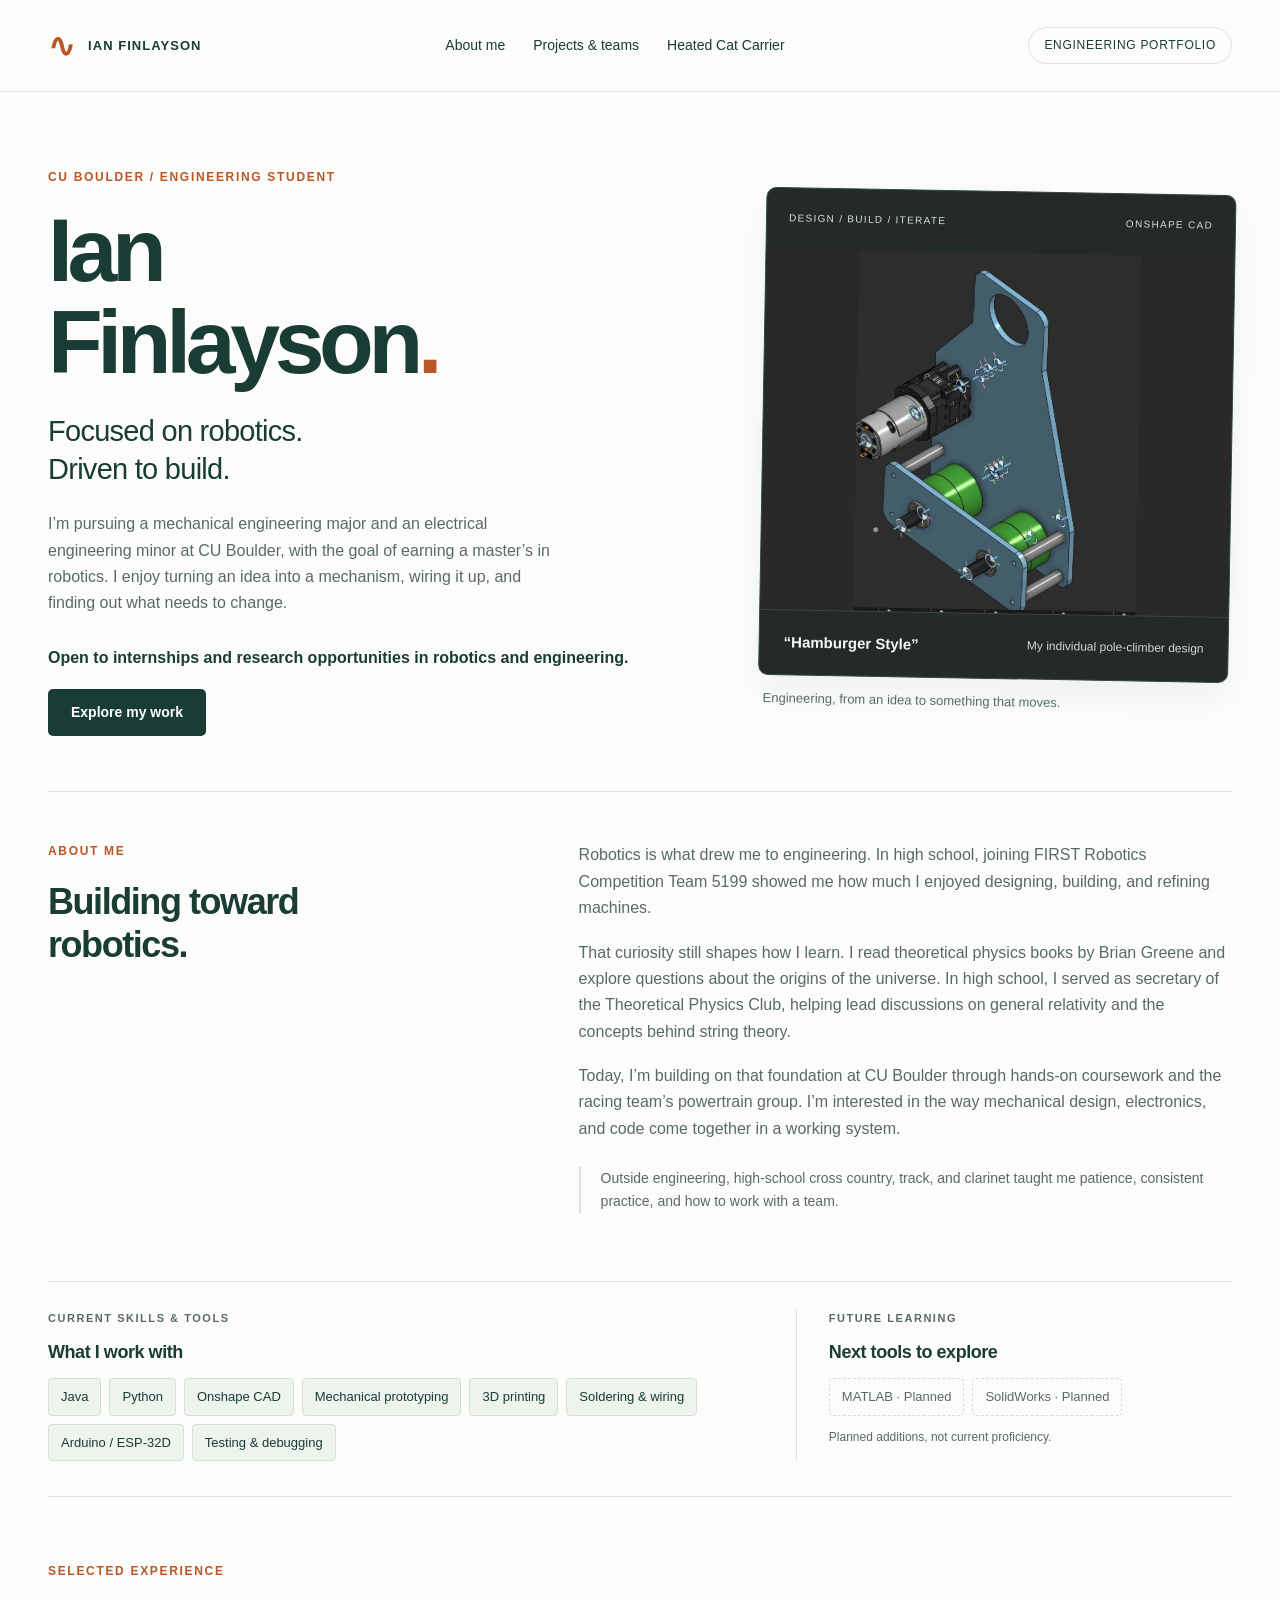
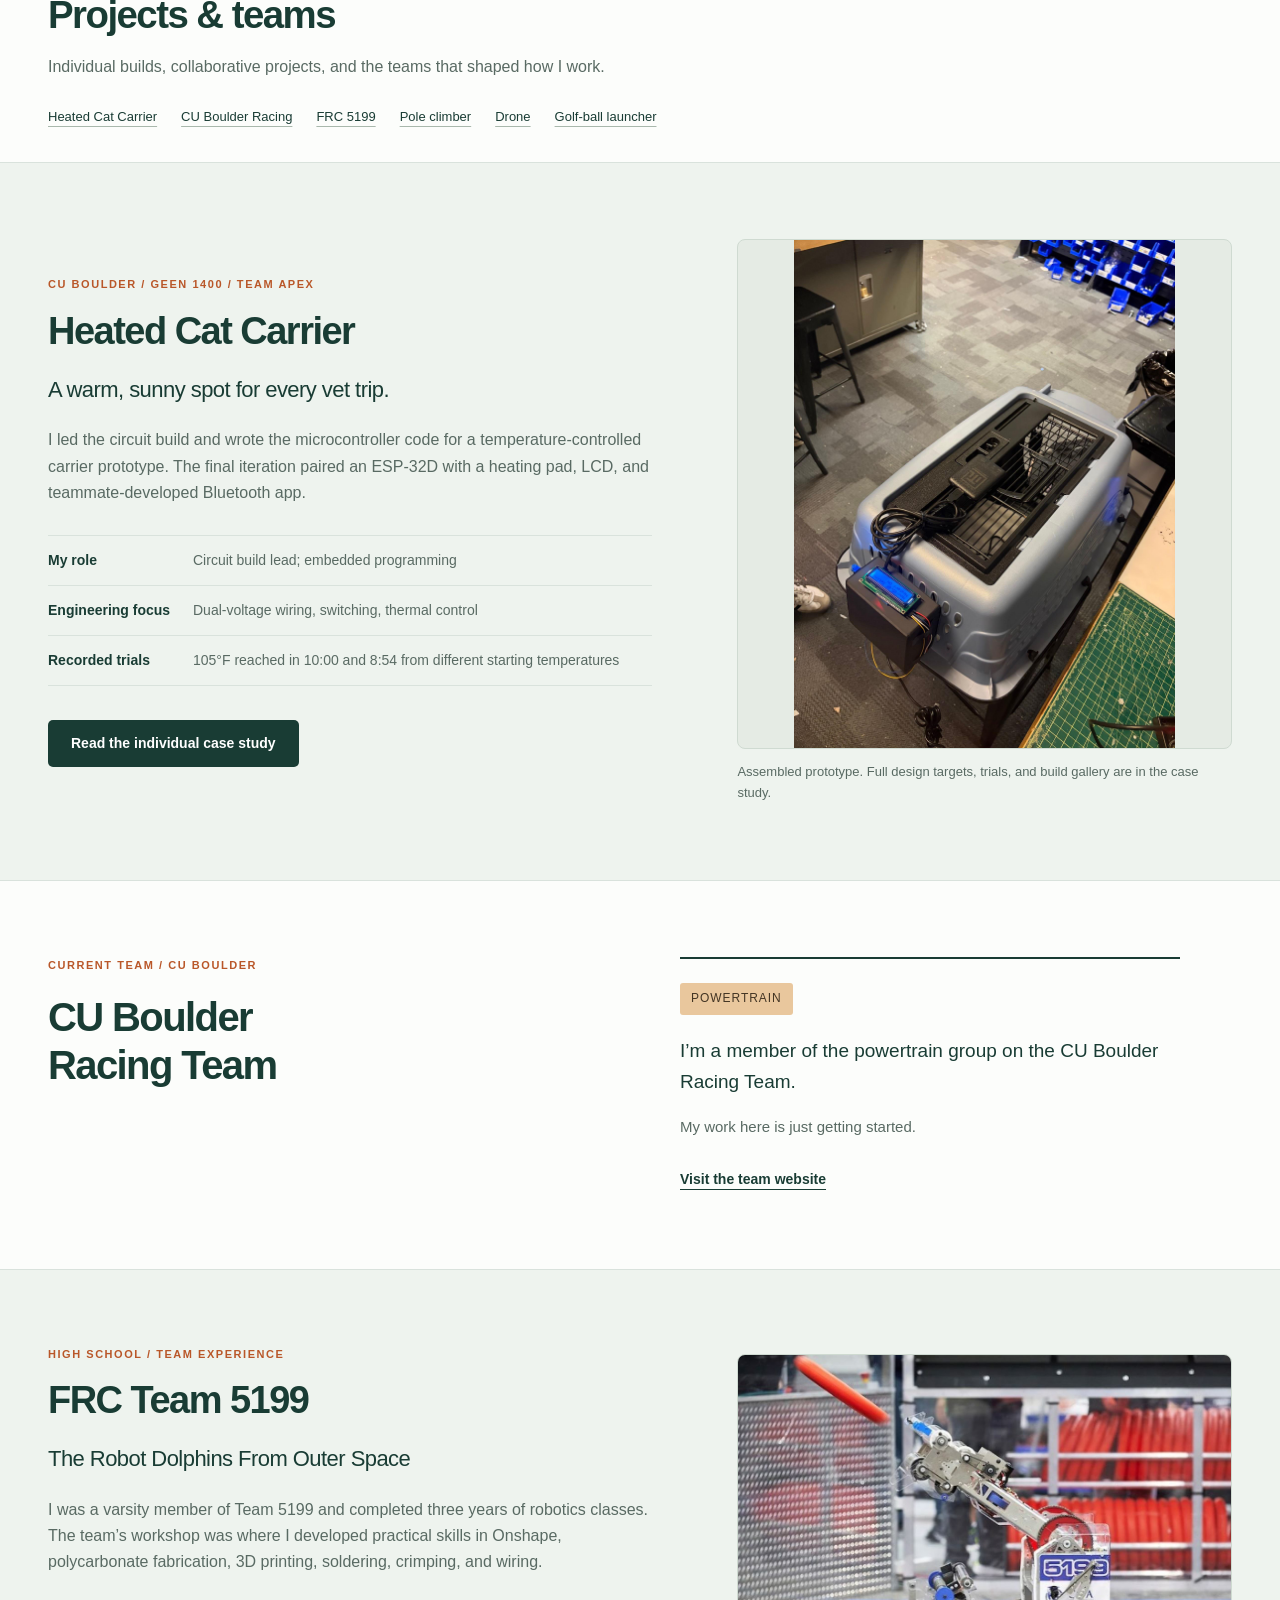
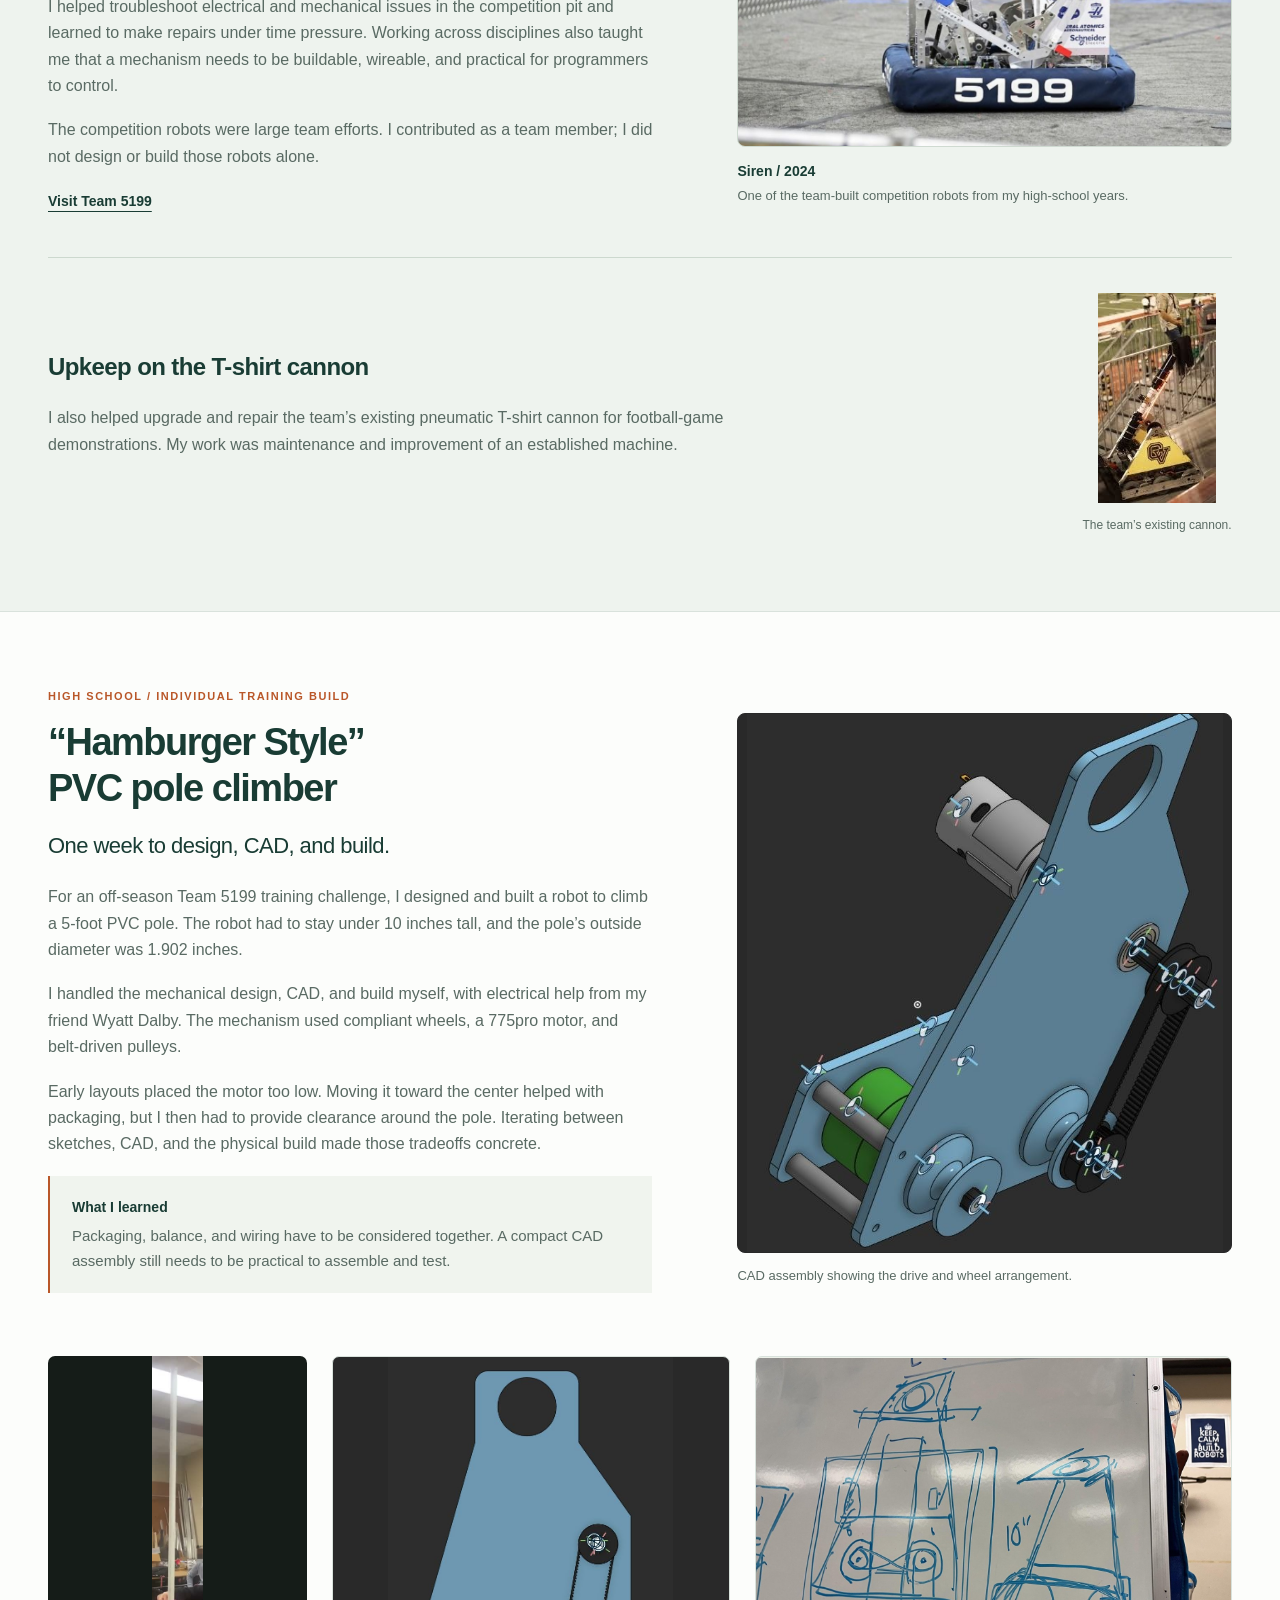
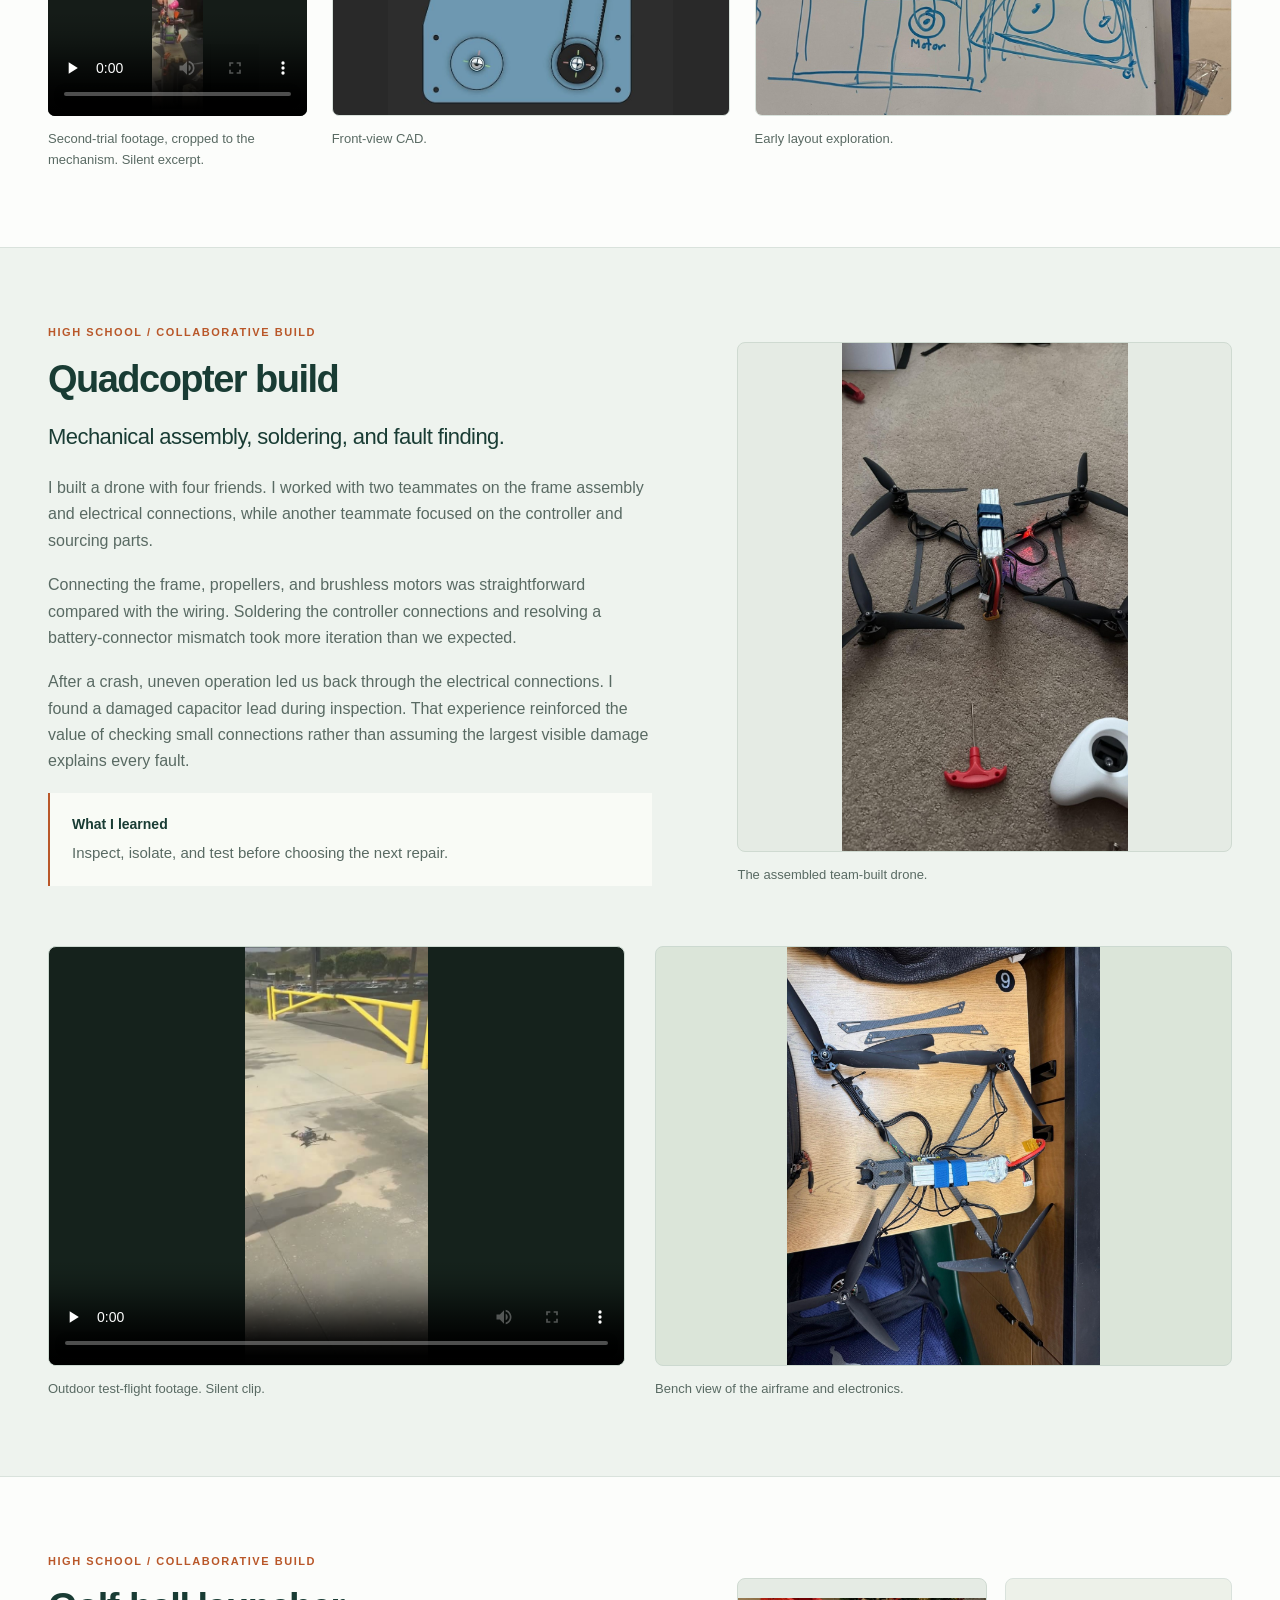
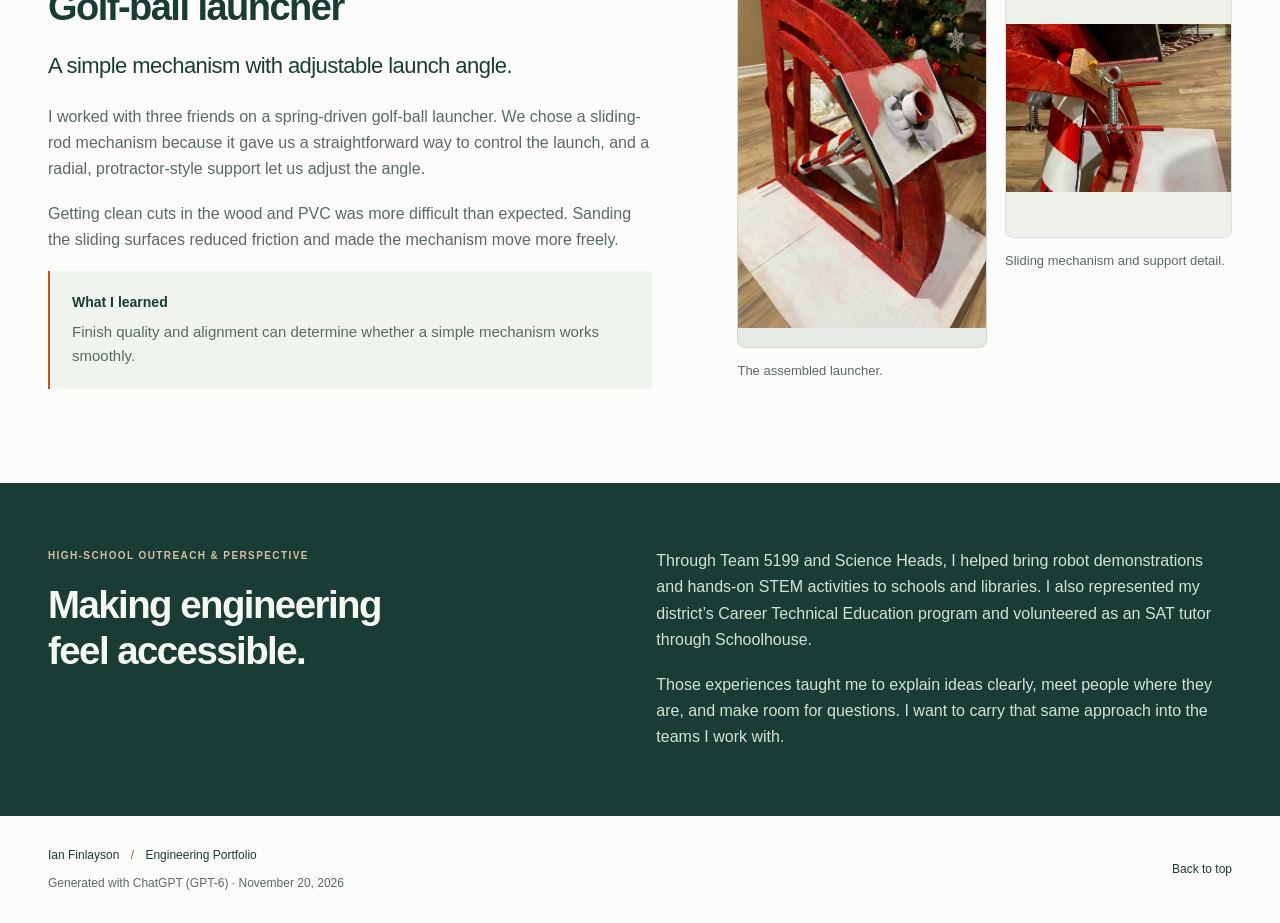
<file: index.html>
<!doctype html>
<html lang="en">
<head>
  <meta charset="utf-8">
  <meta name="viewport" content="width=device-width, initial-scale=1">
  <meta name="description" content="Ian Finlayson’s engineering portfolio: mechanical design, robotics, embedded systems, and hands-on projects at CU Boulder and in high school.">
  <meta name="theme-color" content="#193c34">
  <title>Ian Finlayson | Engineering Portfolio</title>
  <link rel="stylesheet" href="styles.css">
  <link rel="stylesheet" href="portfolio.css">
  <script src="script.js" defer></script>
</head>
<body class="portfolio-home">
  <a class="skip" href="#main">Skip to portfolio</a>
  <header class="site-header">
    <a class="brand" href="#about" aria-label="Ian Finlayson, about me"><span class="brand-mark" aria-hidden="true">∿</span> IAN FINLAYSON</a>
    <nav aria-label="Main navigation"><a href="#about">About me</a><a href="#work">Projects & teams</a><a href="heated-cat-carrier.html">Heated Cat Carrier</a></nav>
    <span class="header-tag">ENGINEERING PORTFOLIO</span>
  </header>
  <main id="main">
    <section class="wrap personal-hero" id="about" aria-labelledby="name">
      <div class="personal-intro"><p class="eyebrow">CU BOULDER / ENGINEERING STUDENT</p>
        <h1 id="name">Ian<br>Finlayson<span class="accent">.</span></h1>
        <p class="personal-tagline">Focused on robotics.<br>Driven to build.</p>
        <p class="intro-lead">I’m pursuing a mechanical engineering major and an electrical engineering minor at CU Boulder, with the goal of earning a master’s in robotics. I enjoy turning an idea into a mechanism, wiring it up, and finding out what needs to change.</p>
        <p><strong>Open to internships and research opportunities in robotics and engineering.</strong></p>
        <a class="button" href="#work">Explore my work</a>
      </div>
      <figure class="personal-hero-visual"><div class="cad-surface"><div class="visual-top"><span>DESIGN / BUILD / ITERATE</span><span>ONSHAPE CAD</span></div><img src="assets/portfolio/pole-climber-cad.jpg" alt="Side-view CAD of my PVC pole-climbing robot, showing a motor, polycarbonate structure, and compliant wheels" width="661" height="842" fetchpriority="high"><div class="cad-label"><strong>“Hamburger Style”</strong><span>My individual pole-climber design</span></div></div><figcaption>Engineering, from an idea to something that moves.</figcaption></figure>
    </section>
    <section class="wrap about-story" aria-labelledby="about-heading">
      <div><p class="eyebrow">ABOUT ME</p><h2 id="about-heading">Building toward<br>robotics.</h2></div>
      <div><p>Robotics is what drew me to engineering. In high school, joining FIRST Robotics Competition Team 5199 showed me how much I enjoyed designing, building, and refining machines.</p><p>That curiosity still shapes how I learn. I read theoretical physics books by Brian Greene and explore questions about the origins of the universe. In high school, I served as secretary of the Theoretical Physics Club, helping lead discussions on general relativity and the concepts behind string theory.</p><p>Today, I’m building on that foundation at CU Boulder through hands-on coursework and the racing team’s powertrain group. I’m interested in the way mechanical design, electronics, and code come together in a working system.</p><p class="personal-aside">Outside engineering, high-school cross country, track, and clarinet taught me patience, consistent practice, and how to work with a team.</p></div>
    </section>
    <section class="wrap skills-area" aria-labelledby="skills-heading"><div><p class="eyebrow">CURRENT SKILLS & TOOLS</p><h3 id="skills-heading">What I work with</h3><div class="skill-chips"><span>Java</span><span>Python</span><span>Onshape CAD</span><span>Mechanical prototyping</span><span>3D printing</span><span>Soldering & wiring</span><span>Arduino / ESP-32D</span><span>Testing & debugging</span></div></div><div class="future-skills"><p class="eyebrow">FUTURE LEARNING</p><h3>Next tools to explore</h3><div class="skill-chips"><span>MATLAB · Planned</span><span>SolidWorks · Planned</span></div><p>Planned additions, not current proficiency.</p></div></section>
    <section class="work-heading wrap" id="work"><p class="eyebrow">SELECTED EXPERIENCE</p><h2>Projects & teams</h2><p>Individual builds, collaborative projects, and the teams that shaped how I work.</p><nav class="work-index" aria-label="Jump to a project or team"><a href="#heated-carrier">Heated Cat Carrier</a><a href="#cu-racing">CU Boulder Racing</a><a href="#frc">FRC 5199</a><a href="#pole-climber">Pole climber</a><a href="#drone">Drone</a><a href="#golf-launcher">Golf-ball launcher</a></nav></section>

    <section class="project-band pale-band" id="heated-carrier" aria-labelledby="carrier-heading"><div class="wrap project-layout">
      <div class="project-copy"><p class="eyebrow">CU BOULDER / GEEN 1400 / TEAM APEX</p><h2 id="carrier-heading">Heated Cat Carrier</h2><p class="project-deck">A warm, sunny spot for every vet trip.</p><p>I led the circuit build and wrote the microcontroller code for a temperature-controlled carrier prototype. The final iteration paired an ESP-32D with a heating pad, LCD, and teammate-developed Bluetooth app.</p><dl class="project-facts"><div><dt>My role</dt><dd>Circuit build lead; embedded programming</dd></div><div><dt>Engineering focus</dt><dd>Dual-voltage wiring, switching, thermal control</dd></div><div><dt>Recorded trials</dt><dd>105°F reached in 10:00 and 8:54 from different starting temperatures</dd></div></dl><a class="button" href="heated-cat-carrier.html">Read the individual case study</a></div>
      <figure class="project-visual"><a href="heated-cat-carrier.html#physical-build" aria-label="View the Heated Cat Carrier physical build"><img src="assets/page-1-image-7.jpg" alt="Assembled gray heated cat carrier with external control box and LCD" width="1536" height="2048" loading="lazy"></a><figcaption>Assembled prototype. Full design targets, trials, and build gallery are in the case study.</figcaption></figure>
    </div></section>

    <section class="project-band" id="cu-racing" aria-labelledby="racing-heading"><div class="wrap racing-layout"><div><p class="eyebrow">CURRENT TEAM / CU BOULDER</p><h2 id="racing-heading">CU Boulder<br>Racing Team</h2></div><div class="racing-entry"><span class="role-chip">POWERTRAIN</span><p>I’m a member of the powertrain group on the CU Boulder Racing Team.</p><p class="quiet">My work here is just getting started.</p><a class="text-link" href="https://buffsracing.com/" target="_blank" rel="noopener">Visit the team website</a><!-- Add specific contributions here as the work develops. --></div></div></section>

    <section class="project-band pale-band" id="frc" aria-labelledby="frc-heading"><div class="wrap project-layout">
      <div class="project-copy"><p class="eyebrow">HIGH SCHOOL / TEAM EXPERIENCE</p><h2 id="frc-heading">FRC Team 5199</h2><p class="project-deck">The Robot Dolphins From Outer Space</p><p>I was a varsity member of Team 5199 and completed three years of robotics classes. The team’s workshop was where I developed practical skills in Onshape, polycarbonate fabrication, 3D printing, soldering, crimping, and wiring.</p><p>I helped troubleshoot electrical and mechanical issues in the competition pit and learned to make repairs under time pressure. Working across disciplines also taught me that a mechanism needs to be buildable, wireable, and practical for programmers to control.</p><p>The competition robots were large team efforts. I contributed as a team member; I did not design or build those robots alone.</p><a class="text-link" href="https://robotdolphins.org/" target="_blank" rel="noopener">Visit Team 5199</a></div>
      <figure class="project-visual landscape-visual"><img src="assets/portfolio/frc-siren.jpg" alt="Team 5199’s 2024 competition robot Siren on a robotics field" width="1080" height="859" loading="lazy"><figcaption><strong>Siren / 2024</strong>One of the team-built competition robots from my high-school years.</figcaption></figure>
      <div class="team-followup"><div><h3>Upkeep on the T-shirt cannon</h3><p>I also helped upgrade and repair the team’s existing pneumatic T-shirt cannon for football-game demonstrations. My work was maintenance and improvement of an established machine.</p></div><figure><img src="assets/portfolio/tshirt-cannon.jpg" alt="Team T-shirt cannon with pneumatic barrel and wheeled base" width="168" height="299" loading="lazy"><figcaption>The team’s existing cannon.</figcaption></figure></div>
    </div></section>

    <section class="project-band" id="pole-climber" aria-labelledby="pole-heading"><div class="wrap">
      <div class="project-layout"><div class="project-copy"><p class="eyebrow">HIGH SCHOOL / INDIVIDUAL TRAINING BUILD</p><h2 id="pole-heading">“Hamburger Style”<br>PVC pole climber</h2><p class="project-deck">One week to design, CAD, and build.</p><p>For an off-season Team 5199 training challenge, I designed and built a robot to climb a 5-foot PVC pole. The robot had to stay under 10 inches tall, and the pole’s outside diameter was 1.902 inches.</p><p>I handled the mechanical design, CAD, and build myself, with electrical help from my friend Wyatt Dalby. The mechanism used compliant wheels, a 775pro motor, and belt-driven pulleys.</p><p>Early layouts placed the motor too low. Moving it toward the center helped with packaging, but I then had to provide clearance around the pole. Iterating between sketches, CAD, and the physical build made those tradeoffs concrete.</p><p class="project-takeaway"><strong>What I learned</strong>Packaging, balance, and wiring have to be considered together. A compact CAD assembly still needs to be practical to assemble and test.</p></div>
      <figure class="project-visual cad-project"><img src="assets/portfolio/pole-climber-drive.jpg" alt="CAD view of the pole-climber motor, pulley system, and green compliant wheels" width="672" height="759" loading="lazy"><figcaption>CAD assembly showing the drive and wheel arrangement.</figcaption></figure></div>
      <div class="mechanism-media"><figure class="pole-video"><video controls playsinline preload="none" poster="assets/portfolio/pole-climber-poster.jpg" aria-label="Silent demonstration of the pole-climbing mechanism, cropped to show the robot and pole"><source src="assets/portfolio/pole-climber-demo.mp4" type="video/mp4">Your browser cannot play this video. <a href="assets/portfolio/pole-climber-demo.mp4">Open the demonstration</a>.</video><figcaption>Second-trial footage, cropped to the mechanism. Silent excerpt.</figcaption></figure><figure><img src="assets/portfolio/pole-climber-front.jpg" alt="Front-view CAD showing the plate, bearings, and belt drive" width="685" height="859" loading="lazy"><figcaption>Front-view CAD.</figcaption></figure><figure><img src="assets/portfolio/pole-climber-sketch.jpg" alt="Early whiteboard sketches exploring pole-climber plate and motor layouts" width="1400" height="1050" loading="lazy"><figcaption>Early layout exploration.</figcaption></figure></div>
    </div></section>

    <section class="project-band pale-band" id="drone" aria-labelledby="drone-heading"><div class="wrap"><div class="project-layout">
      <div class="project-copy"><p class="eyebrow">HIGH SCHOOL / COLLABORATIVE BUILD</p><h2 id="drone-heading">Quadcopter build</h2><p class="project-deck">Mechanical assembly, soldering, and fault finding.</p><p>I built a drone with four friends. I worked with two teammates on the frame assembly and electrical connections, while another teammate focused on the controller and sourcing parts.</p><p>Connecting the frame, propellers, and brushless motors was straightforward compared with the wiring. Soldering the controller connections and resolving a battery-connector mismatch took more iteration than we expected.</p><p>After a crash, uneven operation led us back through the electrical connections. I found a damaged capacitor lead during inspection. That experience reinforced the value of checking small connections rather than assuming the largest visible damage explains every fault.</p><p class="project-takeaway"><strong>What I learned</strong>Inspect, isolate, and test before choosing the next repair.</p></div>
      <figure class="project-visual"><img src="assets/portfolio/drone-build.jpg" alt="Assembled quadcopter with four propellers and a centrally mounted battery" width="1152" height="2048" loading="lazy"><figcaption>The assembled team-built drone.</figcaption></figure></div>
      <div class="drone-media"><figure><video controls playsinline preload="none" poster="assets/portfolio/drone-flight-poster.jpg" aria-label="Silent outdoor drone test-flight footage"><source src="assets/portfolio/drone-flight.mp4" type="video/mp4">Your browser cannot play this video. <a href="assets/portfolio/drone-flight.mp4">Open the flight footage</a>.</video><figcaption>Outdoor test-flight footage. Silent clip.</figcaption></figure><figure><img src="assets/portfolio/drone-bench.jpg" alt="Drone on a workbench with battery, propellers, and wiring visible" width="1050" height="1400" loading="lazy"><figcaption>Bench view of the airframe and electronics.</figcaption></figure></div>
    </div></section>

    <section class="project-band" id="golf-launcher" aria-labelledby="golf-heading"><div class="wrap project-layout"><div class="project-copy"><p class="eyebrow">HIGH SCHOOL / COLLABORATIVE BUILD</p><h2 id="golf-heading">Golf-ball launcher</h2><p class="project-deck">A simple mechanism with adjustable launch angle.</p><p>I worked with three friends on a spring-driven golf-ball launcher. We chose a sliding-rod mechanism because it gave us a straightforward way to control the launch, and a radial, protractor-style support let us adjust the angle.</p><p>Getting clean cuts in the wood and PVC was more difficult than expected. Sanding the sliding surfaces reduced friction and made the mechanism move more freely.</p><p class="project-takeaway"><strong>What I learned</strong>Finish quality and alignment can determine whether a simple mechanism works smoothly.</p></div><div class="launcher-images"><figure class="project-visual"><img src="assets/portfolio/golf-launcher.jpg" alt="Red-framed golf-ball launcher with spring-driven sliding rod and adjustable angle support" width="1050" height="1400" loading="lazy"><figcaption>The assembled launcher.</figcaption></figure><figure><img src="assets/portfolio/golf-launcher-detail.jpg" alt="Close view of the launcher’s sliding rod, spring, and wooden support" width="1400" height="1050" loading="lazy"><figcaption>Sliding mechanism and support detail.</figcaption></figure></div></div></section>

    <section class="outreach-section"><div class="wrap outreach-layout"><div><p class="eyebrow">HIGH-SCHOOL OUTREACH & PERSPECTIVE</p><h2>Making engineering<br>feel accessible.</h2></div><div><p>Through Team 5199 and Science Heads, I helped bring robot demonstrations and hands-on STEM activities to schools and libraries. I also represented my district’s Career Technical Education program and volunteered as an SAT tutor through Schoolhouse.</p><p>Those experiences taught me to explain ideas clearly, meet people where they are, and make room for questions. I want to carry that same approach into the teams I work with.</p></div></div></section>
  </main>
  <footer class="wrap"><div><p>Ian Finlayson <span> / </span> Engineering Portfolio</p><p class="generation-credit">Generated with ChatGPT (GPT-6) · November 20, 2026</p></div><a href="#about">Back to top</a></footer>
</body>
</html>
</file>
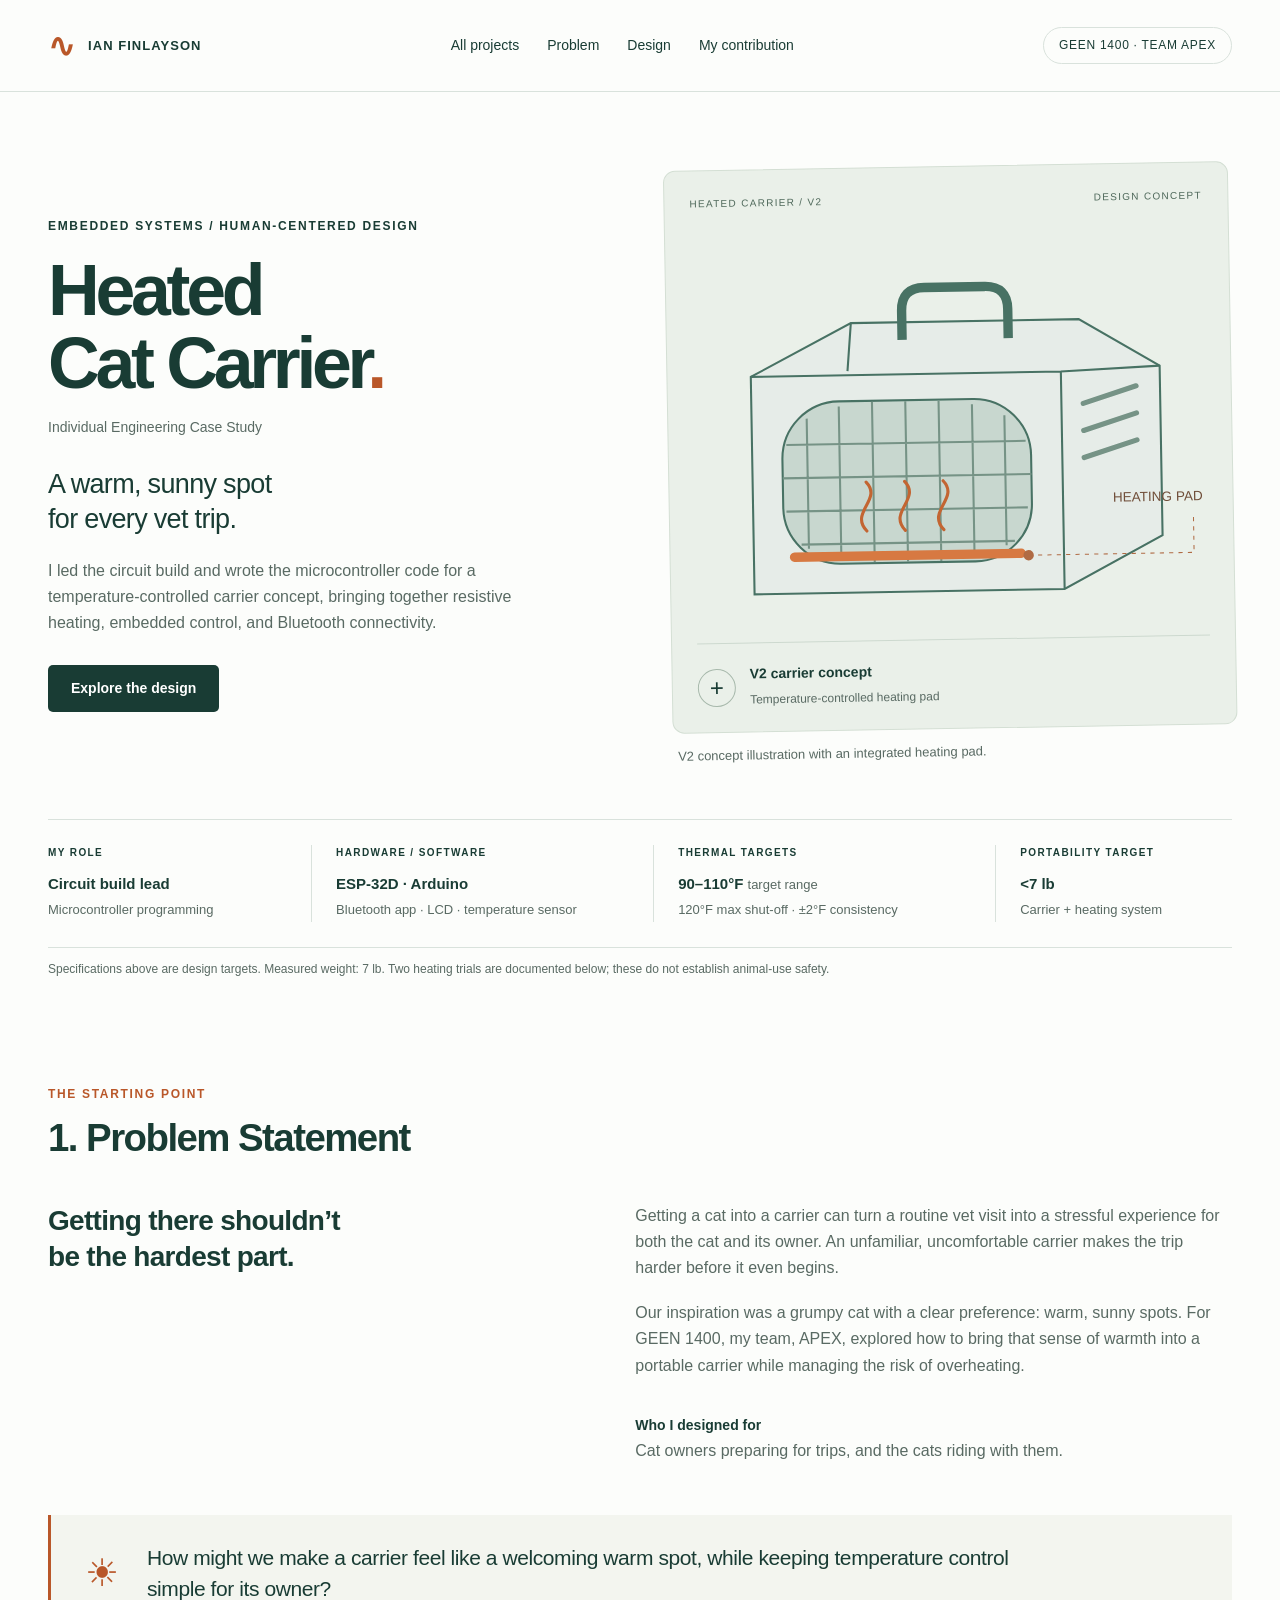
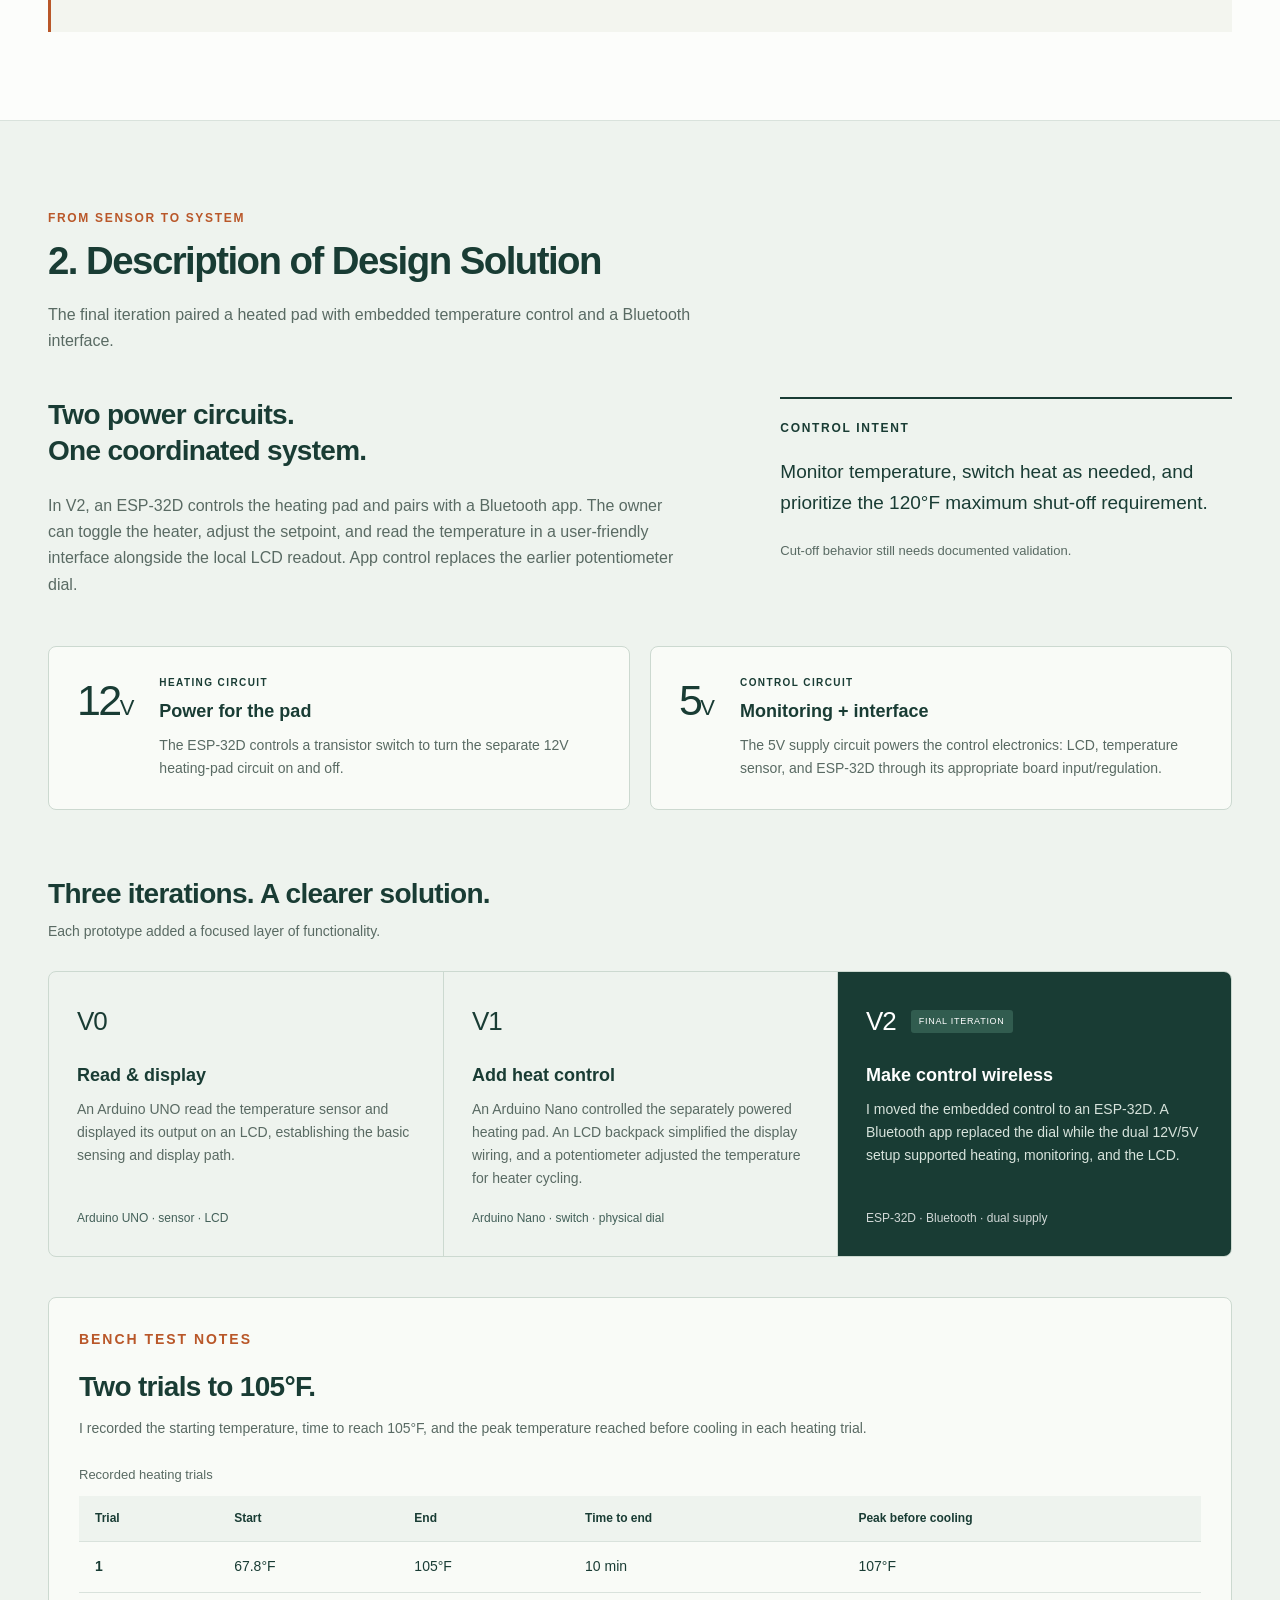
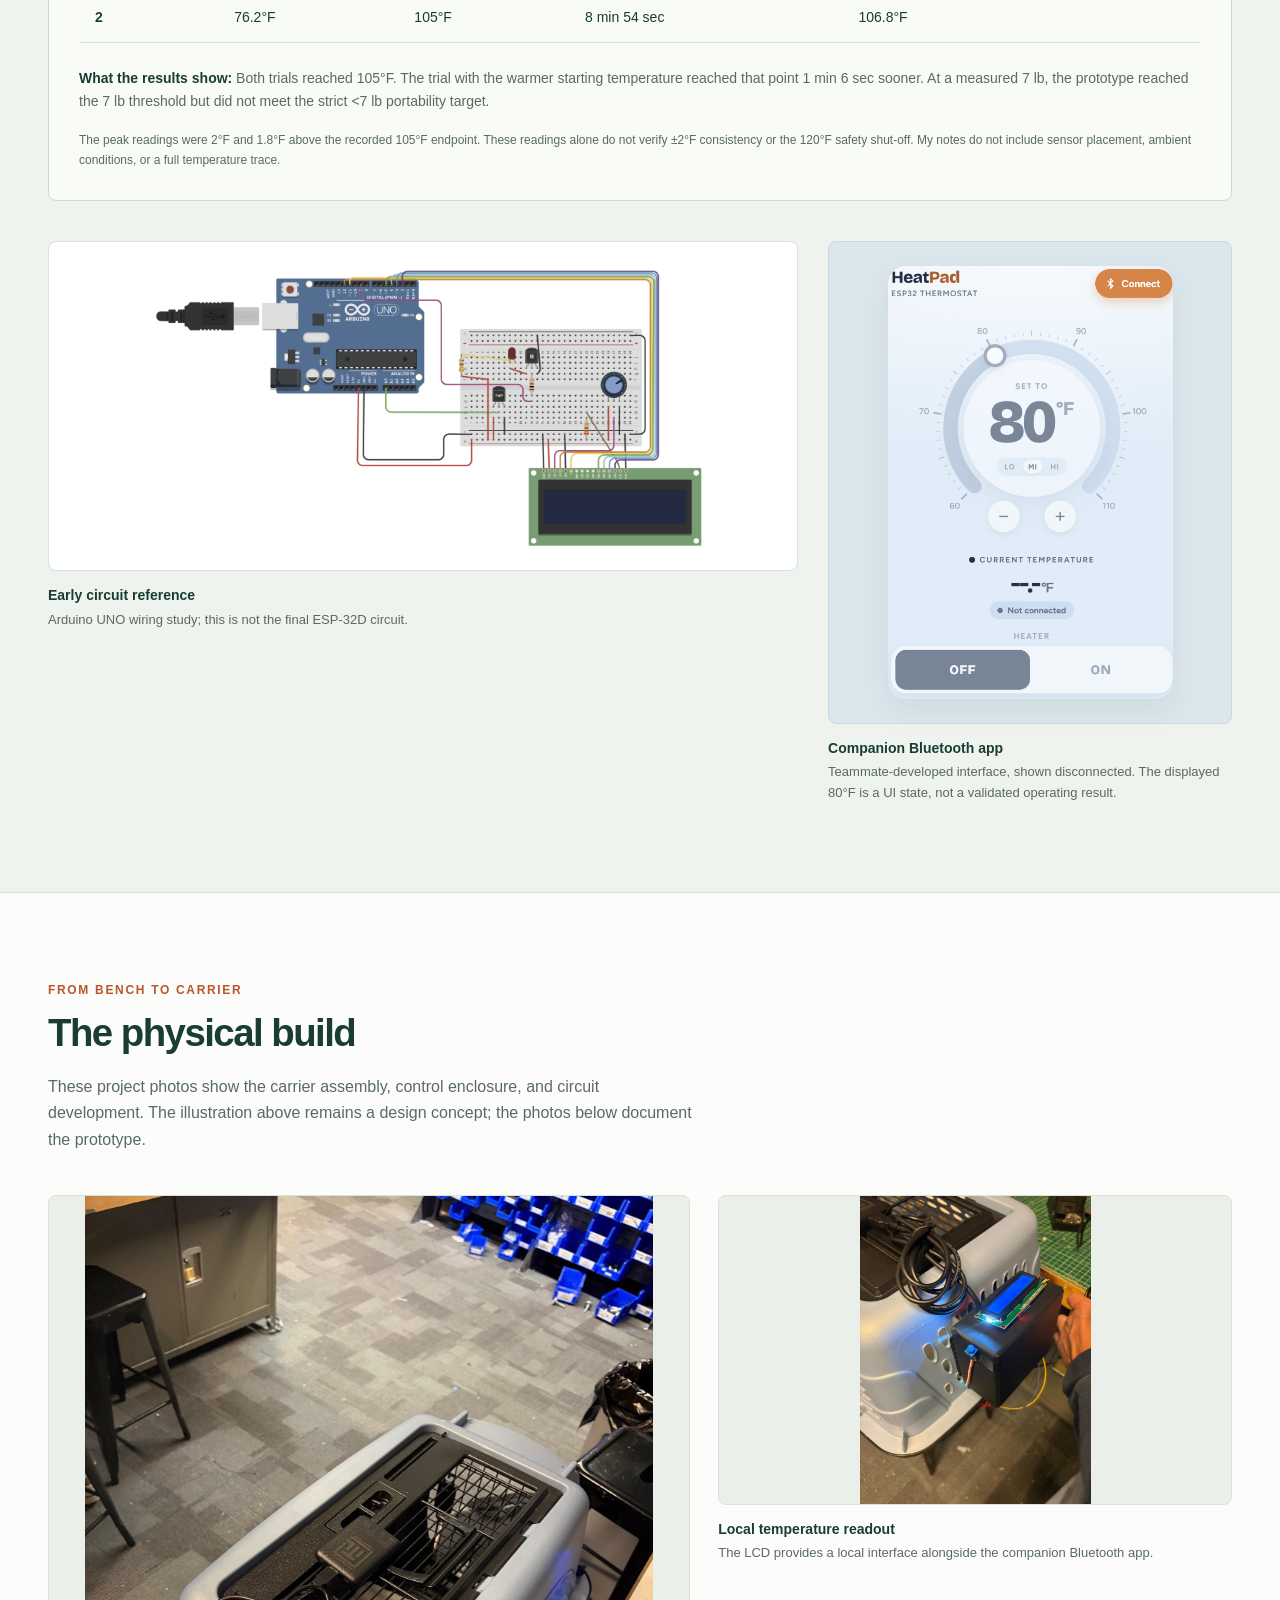
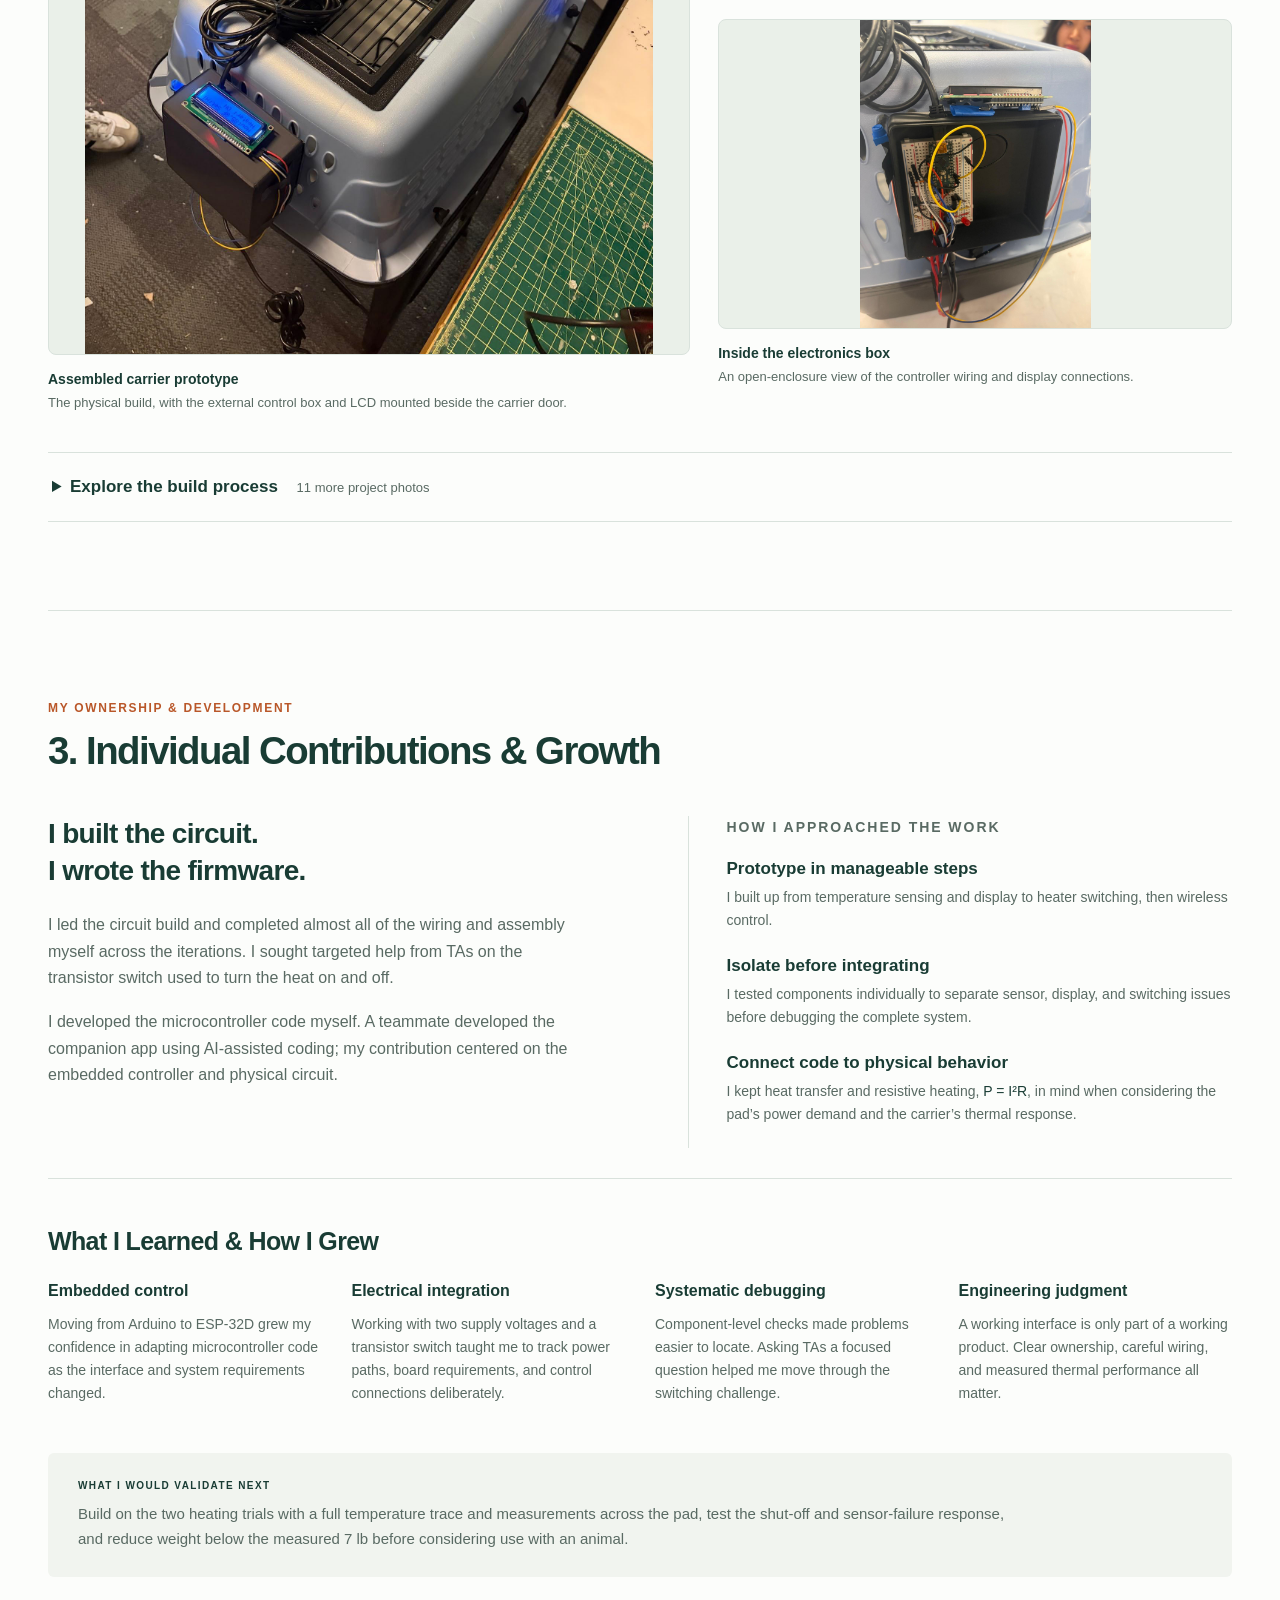
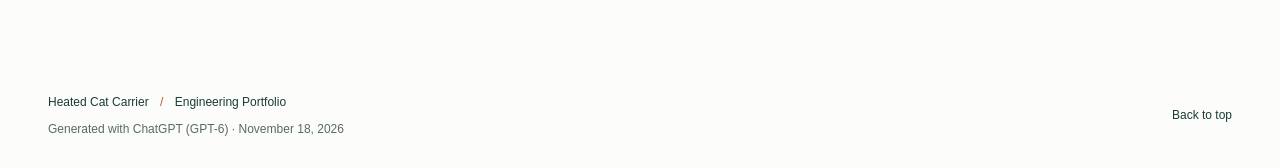
<file: heated-cat-carrier.html>
<!doctype html>
<html lang="en">
<head>
  <meta charset="utf-8">
  <meta name="viewport" content="width=device-width, initial-scale=1">
  <meta name="description" content="An individual GEEN 1400 engineering case study: circuit design, embedded control, and iterative prototyping for a heated cat carrier.">
  <meta name="theme-color" content="#173d35">
  <title>Heated Cat Carrier — Individual Engineering Case Study</title>
  <link rel="stylesheet" href="styles.css">

</head>
<body>
  <a class="skip" href="#main">Skip to case study</a>
  <header class="site-header">
    <a class="brand" href="index.html" aria-label="Ian Finlayson portfolio home"><span class="brand-mark" aria-hidden="true">∿</span> IAN FINLAYSON</a>
    <nav aria-label="Case study navigation"><a href="index.html#work">All projects</a><a href="#problem">Problem</a><a href="#solution">Design</a><a href="#contributions">My contribution</a></nav>
    <a class="header-tag" href="#overview">GEEN 1400 · TEAM APEX</a>
  </header>
  <main id="main">
    <section class="hero wrap" id="overview" aria-labelledby="project-title">
      <div class="hero-copy"><p class="eyebrow">EMBEDDED SYSTEMS / HUMAN-CENTERED DESIGN</p>
        <h1 id="project-title">Heated<br>Cat Carrier<span class="accent">.</span></h1>
        <p class="case-label">Individual Engineering Case Study</p>
        <p class="tagline">A warm, sunny spot<br>for every vet trip.</p>
        <p class="hero-description">I led the circuit build and wrote the microcontroller code for a temperature-controlled carrier concept, bringing together resistive heating, embedded control, and Bluetooth connectivity.</p>
        <a class="button" href="#solution">Explore the design</a>
      </div>
      <figure class="hero-figure">
        <div class="carrier-placeholder image-slot" role="img" aria-label="Heated cat carrier concept illustration">
          <div class="visual-top"><span>HEATED CARRIER / V2</span><span>DESIGN CONCEPT</span></div>
          <svg class="carrier-sketch" viewBox="0 0 600 390" fill="none" aria-hidden="true">
            <path d="M107 134L204 84H423L500 130V293L405 343H107V134Z" fill="#e6ece8" stroke="#487264" stroke-width="2"/>
            <path d="M107 134H405L500 130M405 134V343M204 84L200 130" stroke="#487264" stroke-width="2"/>
            <path d="M253 101V73Q253 51 275 51H333Q355 51 355 73V101" stroke="#487264" stroke-width="9"/>
            <rect x="136" y="159" width="239" height="156" rx="55" fill="#c8d7cf" stroke="#487264" stroke-width="2"/>
            <path d="M160 175V300M191 164V311M223 160V314M255 160V314M287 160V314M319 164V310M350 175V300M140 200H370M136 232H375M139 264H371M153 296H358" stroke="#769386" stroke-width="2"/>
            <path d="M426 165L477 149M426 191L477 175M426 217L477 201" stroke="#769386" stroke-width="5" stroke-linecap="round"/>
            <path d="M146 308H364" stroke="#d77942" stroke-width="9" stroke-linecap="round"/>
            <path d="M216 284C199 266 232 254 216 237M253 284C236 266 269 254 253 237M290 284C273 266 306 254 290 237" stroke="#c36532" stroke-width="3" stroke-linecap="round"/>
            <path d="M371 310H530V274" stroke="#b06b44" stroke-dasharray="4 5"/><circle cx="371" cy="310" r="5" fill="#b06b44"/>
            <text x="453" y="260" fill="#704e39" font-size="13" font-family="sans-serif">HEATING PAD</text>
          </svg>
          <div class="placeholder-note"><span class="small-plus">+</span><div><strong>V2 carrier concept</strong><span>Temperature-controlled heating pad</span></div></div>
        </div>
        <figcaption>V2 concept illustration with an integrated heating pad.</figcaption>
      </figure>
    </section>
    <section class="metadata wrap" aria-label="Project at a glance">
      <div><p class="eyebrow">MY ROLE</p><p>Circuit build lead<br><span>Microcontroller programming</span></p></div>
      <div><p class="eyebrow">HARDWARE / SOFTWARE</p><p>ESP-32D · Arduino<br><span>Bluetooth app · LCD · temperature sensor</span></p></div>
      <div><p class="eyebrow">THERMAL TARGETS</p><p>90–110°F <span>target range</span><br><span>120°F max shut-off · ±2°F consistency</span></p></div>
      <div><p class="eyebrow">PORTABILITY TARGET</p><p>&lt;7 lb<br><span>Carrier + heating system</span></p></div>
    </section>
    <p class="target-note wrap">Specifications above are design targets. Measured weight: 7 lb. Two heating trials are documented below; these do not establish animal-use safety.</p>
    <section class="section wrap problem" id="problem" aria-labelledby="problem-title">
      <div class="section-heading"><p class="eyebrow">THE STARTING POINT</p><h2 id="problem-title">1. Problem Statement</h2></div>
      <div class="problem-grid"><h3>Getting there shouldn’t<br>be the hardest part.</h3><div><p>Getting a cat into a carrier can turn a routine vet visit into a stressful experience for both the cat and its owner. An unfamiliar, uncomfortable carrier makes the trip harder before it even begins.</p><p>Our inspiration was a grumpy cat with a clear preference: warm, sunny spots. For GEEN 1400, my team, APEX, explored how to bring that sense of warmth into a portable carrier while managing the risk of overheating.</p><p class="stakeholders"><strong>Who I designed for</strong><br>Cat owners preparing for trips, and the cats riding with them.</p></div></div>
      <aside class="design-question"><span aria-hidden="true">☀</span><p>How might we make a carrier feel like a welcoming warm spot, while keeping temperature control simple for its owner?</p></aside>
    </section>
    <section class="solution-section" id="solution" aria-labelledby="solution-title"><div class="wrap section">
      <div class="section-heading"><p class="eyebrow">FROM SENSOR TO SYSTEM</p><h2 id="solution-title">2. Description of Design Solution</h2><p>The final iteration paired a heated pad with embedded temperature control and a Bluetooth interface.</p></div>
      <div class="system-intro"><div><h3>Two power circuits.<br>One coordinated system.</h3><p>In V2, an ESP-32D controls the heating pad and pairs with a Bluetooth app. The owner can toggle the heater, adjust the setpoint, and read the temperature in a user-friendly interface alongside the local LCD readout. App control replaces the earlier potentiometer dial.</p></div><aside class="control-note"><p class="eyebrow">CONTROL INTENT</p><p>Monitor temperature, switch heat as needed, and prioritize the 120°F maximum shut-off requirement.</p><span>Cut-off behavior still needs documented validation.</span></aside></div>
      <div class="architecture" aria-label="Dual-circuit architecture">
        <article class="power-card"><span class="voltage">12<span>V</span></span><div><p class="eyebrow">HEATING CIRCUIT</p><h4>Power for the pad</h4><p>The ESP-32D controls a transistor switch to turn the separate 12V heating-pad circuit on and off.</p></div></article>
        <article class="power-card"><span class="voltage">5<span>V</span></span><div><p class="eyebrow">CONTROL CIRCUIT</p><h4>Monitoring + interface</h4><p>The 5V supply circuit powers the control electronics: LCD, temperature sensor, and ESP-32D through its appropriate board input/regulation.</p></div></article>
      </div>
      <div class="evolution-heading"><h3>Three iterations. A clearer solution.</h3><p>Each prototype added a focused layer of functionality.</p></div>
      <div class="iterations">
        <article><span class="version">V0</span><h4>Read & display</h4><p>An Arduino UNO read the temperature sensor and displayed its output on an LCD, establishing the basic sensing and display path.</p><span class="iteration-detail">Arduino UNO · sensor · LCD</span></article>
        <article><span class="version">V1</span><h4>Add heat control</h4><p>An Arduino Nano controlled the separately powered heating pad. An LCD backpack simplified the display wiring, and a potentiometer adjusted the temperature for heater cycling.</p><span class="iteration-detail">Arduino Nano · switch · physical dial</span></article>
        <article class="final-iteration"><span class="version">V2 <small>FINAL ITERATION</small></span><h4>Make control wireless</h4><p>I moved the embedded control to an ESP-32D. A Bluetooth app replaced the dial while the dual 12V/5V setup supported heating, monitoring, and the LCD.</p><span class="iteration-detail">ESP-32D · Bluetooth · dual supply</span></article>
      </div>
      <section class="test-results" aria-labelledby="testing-title">
        <p class="eyebrow">BENCH TEST NOTES</p><h3 id="testing-title">Two trials to 105°F.</h3>
        <p>I recorded the starting temperature, time to reach 105°F, and the peak temperature reached before cooling in each heating trial.</p>
        <div class="table-scroll"><table><caption>Recorded heating trials</caption><thead><tr><th scope="col">Trial</th><th scope="col">Start</th><th scope="col">End</th><th scope="col">Time to end</th><th scope="col">Peak before cooling</th></tr></thead><tbody><tr><th scope="row">1</th><td>67.8°F</td><td>105°F</td><td>10 min</td><td>107°F</td></tr><tr><th scope="row">2</th><td>76.2°F</td><td>105°F</td><td>8 min 54 sec</td><td>106.8°F</td></tr></tbody></table></div>
        <p class="test-interpretation"><strong>What the results show:</strong> Both trials reached 105°F. The trial with the warmer starting temperature reached that point 1 min 6 sec sooner. At a measured 7 lb, the prototype reached the 7 lb threshold but did not meet the strict &lt;7 lb portability target.</p>
        <p class="test-limit">The peak readings were 2°F and 1.8°F above the recorded 105°F endpoint. These readings alone do not verify ±2°F consistency or the 120°F safety shut-off. My notes do not include sensor placement, ambient conditions, or a full temperature trace.</p>
      </section>
      <div class="evidence-grid">
        <figure class="circuit-figure"><a class="image-link" href="assets/early-circuit.png" target="_blank" rel="noopener" aria-label="Open full early Arduino circuit reference"><img src="assets/early-circuit.png" alt="Early Arduino UNO circuit reference showing a breadboard, sensor, potentiometer, transistor, and LCD" loading="lazy" width="1698" height="933"></a><figcaption><strong>Early circuit reference</strong>Arduino UNO wiring study; this is not the final ESP-32D circuit.</figcaption></figure>
        <figure class="app-figure"><div class="app-surface"><a class="image-link" href="assets/heatpad-app.png" target="_blank" rel="noopener" aria-label="Open full companion app screenshot"><img src="assets/heatpad-app.png" alt="Companion HeatPad app showing an 80 degree setpoint, no Bluetooth connection, and heater off" loading="lazy" width="550" height="834"></a></div><figcaption><strong>Companion Bluetooth app</strong>Teammate-developed interface, shown disconnected. The displayed 80°F is a UI state, not a validated operating result.</figcaption></figure></div>
    </div></section>
    <section class="section wrap build-section" id="physical-build" aria-labelledby="build-title">
      <div class="section-heading"><p class="eyebrow">FROM BENCH TO CARRIER</p><h2 id="build-title">The physical build</h2><p>These project photos show the carrier assembly, control enclosure, and circuit development. The illustration above remains a design concept; the photos below document the prototype.</p></div>
      <div class="featured-build"><figure class="build-photo carrier-build"><a class="image-link" href="assets/page-1-image-7.jpg" target="_blank" rel="noopener" aria-label="Open full photo: Assembled carrier prototype"><img src="assets/page-1-image-7.jpg" alt="Gray cat carrier on a workbench with an external electronics box, lit LCD, and power cable" width="1536" height="2048" loading="lazy" decoding="async"></a><figcaption><strong>Assembled carrier prototype</strong>The physical build, with the external control box and LCD mounted beside the carrier door.</figcaption></figure><figure class="build-photo "><a class="image-link" href="assets/page-1-image-6.jpg" target="_blank" rel="noopener" aria-label="Open full photo: Local temperature readout"><img src="assets/page-1-image-6.jpg" alt="Close view of the lit LCD on a black control box mounted to the side of the carrier" width="1536" height="2048" loading="lazy" decoding="async"></a><figcaption><strong>Local temperature readout</strong>The LCD provides a local interface alongside the companion Bluetooth app.</figcaption></figure><figure class="build-photo "><a class="image-link" href="assets/page-2-image-1.jpg" target="_blank" rel="noopener" aria-label="Open full photo: Inside the electronics box"><img src="assets/page-2-image-1.jpg" alt="Open black electronics enclosure attached to the carrier, showing a breadboard, controller, and wiring" width="1536" height="2048" loading="lazy" decoding="async"></a><figcaption><strong>Inside the electronics box</strong>An open-enclosure view of the controller wiring and display connections.</figcaption></figure></div>
      <details class="build-gallery"><summary>Explore the build process <span>11 more project photos</span></summary><div class="process-photos"><figure class="build-photo "><a class="image-link" href="assets/page-1-image-1.jpg" target="_blank" rel="noopener" aria-label="Open full photo: Circuit assembly"><img src="assets/page-1-image-1.jpg" alt="Wired circuit board and LCD lying on a red heating pad" width="1536" height="2048" loading="lazy" decoding="async"></a><figcaption><strong>Circuit assembly</strong>Wiring and display connections during circuit development.</figcaption></figure>
<figure class="build-photo "><a class="image-link" href="assets/page-1-image-2.jpg" target="_blank" rel="noopener" aria-label="Open full photo: ESP-32D controller detail"><img src="assets/page-1-image-2.jpg" alt="ESP-32D development board on a green prototyping board with red black and yellow wires" width="1536" height="2048" loading="lazy" decoding="async"></a><figcaption><strong>ESP-32D controller detail</strong>A close look at the ESP-32D circuit board and wired connections.</figcaption></figure>
<figure class="build-photo "><a class="image-link" href="assets/page-1-image-3.jpg" target="_blank" rel="noopener" aria-label="Open full photo: Display integration on the bench"><img src="assets/page-1-image-3.jpg" alt="Lit LCD and microcontroller breadboard beside a red heating pad" width="1536" height="2048" loading="lazy" decoding="async"></a><figcaption><strong>Display integration on the bench</strong>Controller and LCD connected during development.</figcaption></figure>
<figure class="build-photo "><a class="image-link" href="assets/page-1-image-4.jpg" target="_blank" rel="noopener" aria-label="Open full photo: Wired control prototype"><img src="assets/page-1-image-4.jpg" alt="Breadboard controller connected to an LCD above a red heating pad" width="1536" height="2048" loading="lazy" decoding="async"></a><figcaption><strong>Wired control prototype</strong>Bench wiring before enclosure integration.</figcaption></figure>
<figure class="build-photo "><a class="image-link" href="assets/page-1-image-5.jpg" target="_blank" rel="noopener" aria-label="Open full photo: Carrier and control-box assembly"><img src="assets/page-1-image-5.jpg" alt="Gray carrier with black door, coiled cable, and mounted LCD control box" width="1536" height="2048" loading="lazy" decoding="async"></a><figcaption><strong>Carrier and control-box assembly</strong>Another view of the physical carrier and externally mounted electronics.</figcaption></figure>
<figure class="build-photo "><a class="image-link" href="assets/page-2-image-2.jpg" target="_blank" rel="noopener" aria-label="Open full photo: Component-level prototyping"><img src="assets/page-2-image-2.jpg" alt="Controller breadboard, separate component breadboard, and lit LCD on a cutting mat" width="1536" height="2048" loading="lazy" decoding="async"></a><figcaption><strong>Component-level prototyping</strong>A breadboard setup used while developing the circuit.</figcaption></figure>
<figure class="build-photo "><a class="image-link" href="assets/page-2-image-3.jpg" target="_blank" rel="noopener" aria-label="Open full photo: LCD wiring detail"><img src="assets/page-2-image-3.jpg" alt="Lit LCD with jumper wires running to breadboards on a work mat" width="1536" height="2048" loading="lazy" decoding="async"></a><figcaption><strong>LCD wiring detail</strong>A closer view of the display and breadboard connections.</figcaption></figure>
<figure class="build-photo "><a class="image-link" href="assets/page-2-image-4.jpg" target="_blank" rel="noopener" aria-label="Open full photo: Separate component breadboards"><img src="assets/page-2-image-4.jpg" alt="Two breadboards connected by jumper wires with controller and switching components" width="1536" height="2048" loading="lazy" decoding="async"></a><figcaption><strong>Separate component breadboards</strong>Breaking the circuit into smaller pieces made connections easier to inspect.</figcaption></figure>
<figure class="build-photo "><a class="image-link" href="assets/page-2-image-5.jpg" target="_blank" rel="noopener" aria-label="Open full photo: Arduino bench setup"><img src="assets/page-2-image-5.jpg" alt="Arduino development setup with breadboards and a blue LCD display" width="1536" height="2048" loading="lazy" decoding="async"></a><figcaption><strong>Arduino bench setup</strong>An earlier Arduino-based circuit with a local temperature display.</figcaption></figure>
<figure class="build-photo "><a class="image-link" href="assets/page-2-image-6.jpg" target="_blank" rel="noopener" aria-label="Open full photo: Earlier control and display build"><img src="assets/page-2-image-6.jpg" alt="Arduino circuit wired to a separate breadboard and an LCD on a black cutting mat" width="1536" height="2048" loading="lazy" decoding="async"></a><figcaption><strong>Earlier control and display build</strong>Another view of the Arduino circuit during development.</figcaption></figure>
<figure class="build-photo "><a class="image-link" href="assets/page-2-image-7.jpg" target="_blank" rel="noopener" aria-label="Open full photo: Arduino UNO starting point"><img src="assets/page-2-image-7.jpg" alt="Arduino UNO mounted on a black base between two small breadboards" width="1536" height="2048" loading="lazy" decoding="async"></a><figcaption><strong>Arduino UNO starting point</strong>The early platform for developing sensing and circuit connections.</figcaption></figure></div></details>
    </section>
    <section class="section wrap" id="contributions" aria-labelledby="contributions-title">
      <div class="section-heading"><p class="eyebrow">MY OWNERSHIP & DEVELOPMENT</p><h2 id="contributions-title">3. Individual Contributions & Growth</h2></div>
      <div class="ownership-grid"><div><h3>I built the circuit.<br>I wrote the firmware.</h3><p>I led the circuit build and completed almost all of the wiring and assembly myself across the iterations. I sought targeted help from TAs on the transistor switch used to turn the heat on and off.</p><p>I developed the microcontroller code myself. A teammate developed the companion app using AI-assisted coding; my contribution centered on the embedded controller and physical circuit.</p></div><div class="practice"><p class="eyebrow">HOW I APPROACHED THE WORK</p><article><h4>Prototype in manageable steps</h4><p>I built up from temperature sensing and display to heater switching, then wireless control.</p></article><article><h4>Isolate before integrating</h4><p>I tested components individually to separate sensor, display, and switching issues before debugging the complete system.</p></article><article><h4>Connect code to physical behavior</h4><p>I kept heat transfer and resistive heating, <span class="formula">P = I²R</span>, in mind when considering the pad’s power demand and the carrier’s thermal response.</p></article></div></div>
      <div class="learning"><h3>What I Learned & How I Grew</h3><div class="learning-grid"><article><h4>Embedded control</h4><p>Moving from Arduino to ESP-32D grew my confidence in adapting microcontroller code as the interface and system requirements changed.</p></article><article><h4>Electrical integration</h4><p>Working with two supply voltages and a transistor switch taught me to track power paths, board requirements, and control connections deliberately.</p></article><article><h4>Systematic debugging</h4><p>Component-level checks made problems easier to locate. Asking TAs a focused question helped me move through the switching challenge.</p></article><article><h4>Engineering judgment</h4><p>A working interface is only part of a working product. Clear ownership, careful wiring, and measured thermal performance all matter.</p></article></div></div>
      <aside class="next-step"><p class="eyebrow">WHAT I WOULD VALIDATE NEXT</p><p>Build on the two heating trials with a full temperature trace and measurements across the pad, test the shut-off and sensor-failure response, and reduce weight below the measured 7 lb before considering use with an animal.</p></aside>
    </section>

  </main>
  <footer class="wrap"><div><p>Heated Cat Carrier <span> / </span> Engineering Portfolio</p><p class="generation-credit">Generated with ChatGPT (GPT-6) · November 18, 2026</p></div><a href="#overview">Back to top</a></footer>
</body>
</html>
</file>
<file: styles.css>
:root{--ink:#193c34;--muted:#596a63;--paper:#fcfdfb;--line:#d9e2dc;--orange:#b95729;--mint:#eef3ee;--sans:Inter,"Segoe UI",Arial,sans-serif}*{box-sizing:border-box}html{scroll-behavior:smooth;scroll-padding-top:100px}body{margin:0;background:var(--paper);color:var(--ink);font-family:var(--sans);font-size:16px;line-height:1.65}a{color:inherit;text-underline-offset:5px}button,input{font:inherit}button,a,input{touch-action:manipulation}a:focus-visible,button:focus-visible,input:focus-visible{outline:3px solid var(--orange);outline-offset:5px}.wrap{width:min(1240px,calc(100% - 96px));margin-inline:auto}.site-header{min-height:92px;padding:20px 48px;display:flex;gap:30px;align-items:center;justify-content:space-between;border-bottom:1px solid var(--line)}.brand{text-decoration:none;display:flex;align-items:center;gap:12px;font-size:13px;font-weight:750;letter-spacing:.08em}.brand-mark{font-size:32px;line-height:1;color:var(--orange)}nav{display:flex;gap:28px;font-size:14px}nav a{text-decoration:none}nav a:hover,footer a:hover{color:var(--orange)}.header-tag{font-size:12px;letter-spacing:.06em;text-decoration:none;border:1px solid var(--line);border-radius:30px;padding:8px 15px}.hero{display:grid;grid-template-columns:1fr 1fr;gap:55px;align-items:center;padding-block:74px 56px}.eyebrow{font-size:12px;letter-spacing:.14em;font-weight:750;margin:0 0 18px;line-height:1.6}h1{font-size:clamp(52px,5.6vw,82px);letter-spacing:-.06em;line-height:1.02;margin:0 0 16px;font-weight:650}.accent{color:var(--orange)}.case-label{font-size:14px;margin:0 0 28px;color:var(--muted)}.tagline{font-size:27px;line-height:1.3;letter-spacing:-.025em;margin:0 0 20px}.hero-description{max-width:500px;color:var(--muted);font-size:16px;margin-bottom:28px}.button{display:inline-block;padding:12px 23px;background:var(--ink);color:white;border-radius:5px;font-weight:600;font-size:14px;text-decoration:none}.button:hover{background:#295b4d}figure{margin:0;min-width:0}.hero-figure{transform:rotate(-1deg)}.carrier-placeholder{background:#eaf0e9;min-height:467px;position:relative;display:flex;flex-direction:column;justify-content:space-between;overflow:hidden;border:1px solid #d4dfd4;border-radius:12px}.visual-top{display:flex;justify-content:space-between;gap:15px;font-size:10px;letter-spacing:.13em;padding:25px;color:#4e685a}.carrier-sketch{display:block;width:111%;margin-left:-5%;height:auto}.placeholder-note{border-top:1px solid #cdd9cf;display:flex;align-items:center;gap:14px;margin:0 25px;padding:19px 0}.placeholder-note strong{display:block;font-size:14px}.placeholder-note span:not(.small-plus){font-size:12px;color:var(--muted)}.small-plus{font-size:24px;font-weight:300;display:inline-flex;justify-content:center;align-items:center;width:38px;height:38px;border:1px solid #a8b9ac;border-radius:50%;flex-shrink:0}figcaption{color:var(--muted);font-size:13px;line-height:1.6;margin-top:13px}.hero-figure figcaption{padding-inline:5px}.metadata{display:grid;grid-template-columns:1fr 1.3fr 1.3fr .9fr;border-top:1px solid var(--line);border-bottom:1px solid var(--line);padding-block:25px}.metadata>div{padding:0 24px;border-left:1px solid var(--line)}.metadata>div:first-child{padding-left:0;border:0}.metadata .eyebrow{font-size:10px;margin-bottom:10px}.metadata p:not(.eyebrow){margin:0;font-size:15px;font-weight:600;line-height:1.7}.metadata span{font-weight:400;font-size:13px;color:var(--muted)}.target-note{font-size:12px;color:var(--muted);padding-top:12px}.section{padding-block:88px}.section-heading{margin-bottom:42px}.section-heading .eyebrow{color:var(--orange);margin-bottom:10px}h2{font-size:clamp(28px,3vw,40px);line-height:1.2;letter-spacing:-.04em;font-weight:600;margin:0}h3{font-size:28px;line-height:1.3;letter-spacing:-.025em;font-weight:550;margin:0 0 23px}h4{font-size:18px;line-height:1.4;margin:0 0 10px;font-weight:650}p{margin:0 0 18px}.problem-grid{display:grid;grid-template-columns:1fr 1.2fr;gap:90px}.problem-grid>div>p{color:var(--muted)}.stakeholders{padding-top:15px}.stakeholders strong{color:var(--ink);font-size:14px}.design-question{margin-top:32px;display:flex;align-items:center;gap:28px;border-left:3px solid var(--orange);background:#f3f5ef;padding:27px 34px}.design-question>span{color:var(--orange);font-size:38px}.design-question p{font-size:21px;line-height:1.5;max-width:880px;margin:0;letter-spacing:-.02em}.solution-section{background:var(--mint);border-block:1px solid var(--line)}.section-heading>p:last-child:not(.eyebrow){color:var(--muted);margin-top:18px;max-width:650px}.system-intro{display:grid;grid-template-columns:1.4fr 1fr;gap:100px;align-items:start;margin-bottom:30px}.system-intro>div>p{color:var(--muted)}.control-note{border-top:2px solid var(--ink);padding-top:20px}.control-note>p:not(.eyebrow){font-size:19px}.control-note>span{font-size:13px;color:var(--muted)}.architecture{display:grid;grid-template-columns:1fr 1fr;gap:20px;margin-bottom:66px}.power-card{border:1px solid #ccd9d0;border-radius:8px;padding:28px;display:flex;gap:25px;background:#f9fbf7}.voltage{font-size:43px;letter-spacing:-.06em;white-space:nowrap;line-height:1.2}.voltage>span{font-size:22px;letter-spacing:0}.power-card .eyebrow{font-size:10px;margin-bottom:8px}.power-card p:last-child{font-size:14px;color:var(--muted);margin:0}.evolution-heading h3{margin-bottom:8px}.evolution-heading p{color:var(--muted);font-size:14px;margin-bottom:28px}.iterations{display:grid;grid-template-columns:repeat(3,1fr);gap:0;margin-bottom:40px;border:1px solid #ccd9d0;border-radius:8px;overflow:hidden}.iterations article{padding:28px;border-left:1px solid #ccd9d0;display:flex;flex-direction:column}.iterations article:first-child{border:0}.version{font-size:26px;letter-spacing:-.04em;margin-bottom:20px;display:flex;gap:15px;align-items:center}.version small{font-size:9px;letter-spacing:.08em;padding:4px 8px;background:#315c4f;border-radius:3px}.iterations p{font-size:14px;color:var(--muted)}.iteration-detail{font-size:12px;margin-top:auto;opacity:.8}.final-iteration{background:var(--ink);color:#fff}.final-iteration p{color:#d7e3dc}.evidence-grid{display:grid;grid-template-columns:1.3fr .7fr;gap:30px}.circuit-figure{grid-column:1;grid-row:1}.circuit-figure img{display:block;width:100%;height:330px;object-fit:contain;background:white;border-radius:8px;border:1px solid var(--line)}figcaption strong{display:block;color:var(--ink);font-size:14px;margin-bottom:3px}.app-figure{grid-column:2;grid-row:1 / span 2}.app-surface{background:#dce7ed;border:1px solid #cbd9de;border-radius:8px;padding:24px}.app-figure img{display:block;width:min(100%,285px);height:auto;max-height:510px;object-fit:contain;margin:auto;border-radius:18px;box-shadow:0 10px 30px #193c3414}.image-link{display:block;border-radius:8px}.image-link:hover{opacity:.9}.final-circuit-figure{grid-column:1;grid-row:2}.circuit-slot{min-height:220px;border:1px dashed #9bad9f;border-radius:8px;display:flex;flex-direction:column;align-items:center;justify-content:center;text-align:center;padding:25px;background:#f3f6f0}.circuit-slot .small-plus{margin-bottom:12px}.circuit-slot strong{font-size:18px}.circuit-slot p{font-size:14px;color:var(--muted);max-width:400px;margin:6px 0 15px}.slot-label{font-size:10px;letter-spacing:.12em;color:var(--muted)}.ownership-grid{display:grid;grid-template-columns:1fr 1fr;gap:95px}.ownership-grid>div>p:not(.eyebrow){color:var(--muted)}.practice{border-left:1px solid var(--line);padding-left:38px}.practice article{margin-bottom:22px}.practice h4{font-size:17px;margin-bottom:5px}.practice p{font-size:14px;color:var(--muted)}.formula{color:var(--ink);white-space:nowrap}.learning{padding-top:46px;margin-top:30px;border-top:1px solid var(--line)}.learning-grid{display:grid;grid-template-columns:repeat(4,1fr);gap:30px}.learning h3{font-size:25px}.learning-grid h4{font-size:16px}.learning-grid p{font-size:14px;color:var(--muted)}.next-step{background:#f1f4ef;border-radius:6px;padding:25px 30px;margin-top:30px}.next-step .eyebrow{font-size:10px;margin-bottom:8px}.next-step p:last-child{font-size:15px;color:var(--muted);margin:0;max-width:950px}.project-link-section{background:var(--ink);color:#f5faf5;padding-block:55px}.link-content{display:grid;grid-template-columns:1fr 1.1fr;gap:60px;align-items:center}.link-content h2{font-size:32px;margin-bottom:20px}.link-content>div>p:last-child{font-size:13px;color:#c9d9ce;margin:0}.link-content .eyebrow{font-size:10px;color:#c5d3c7}.url-card{padding:25px;background:#ffffff0a;border:1px solid #ffffff26;border-radius:8px;min-width:0}.url-card label{display:block;font-size:14px;font-weight:600;margin-bottom:12px}.url-row{display:flex;gap:8px}.url-row input{min-width:0;flex:1;width:100%;padding:10px;background:#f4f8f3;color:var(--ink);border:0;border-radius:4px;font-size:13px}.url-row button{background:#e4ae7e;color:#1f352b;border:0;border-radius:4px;padding:10px 14px;font-size:13px;font-weight:700;cursor:pointer;white-space:nowrap}.url-row button:hover{background:#f0c7a3}.url-card p{font-size:12px;color:#c9d9ce;margin:12px 0 0}.url-card [role=status]{display:block;font-size:12px;margin-top:6px;min-height:20px}footer{display:flex;justify-content:space-between;align-items:center;gap:20px;padding-block:28px;font-size:12px}footer p{margin:0}footer span{color:var(--orange);margin:0 8px}footer a{text-decoration:none}.skip{position:absolute;top:-100px;left:15px;z-index:10;background:white;padding:10px}.skip:focus{top:10px}@media(min-width:1600px){.hero{padding-block:100px 70px}}@media(max-width:1050px){.wrap{width:calc(100% - 56px)}.site-header{padding-inline:28px}.header-tag{display:none}.hero{gap:28px}.hero h1{font-size:58px}.carrier-placeholder{min-height:390px}.visual-top{font-size:9px}.metadata{grid-template-columns:1fr 1fr;gap:24px}.metadata>div:nth-child(3){border:0;padding-left:0}.system-intro{gap:45px}.ownership-grid{gap:45px}.problem-grid{gap:45px}.learning-grid{grid-template-columns:1fr 1fr}.power-card{padding:23px;gap:16px}.evidence-grid{grid-template-columns:1.2fr .8fr}.link-content{gap:35px}}@media(max-width:700px){html{scroll-padding-top:20px}.wrap{width:calc(100% - 40px)}.site-header{padding:17px 20px;min-height:90px;flex-wrap:wrap;gap:10px}.brand{font-size:11px}.brand-mark{font-size:26px}nav{width:100%;justify-content:space-between;gap:15px;font-size:13px}.hero{grid-template-columns:1fr;padding-block:42px 30px;gap:32px}.hero h1{font-size:clamp(52px,12vw,76px)}.eyebrow{font-size:10px}.hero-description{max-width:none}.tagline{font-size:25px}.case-label{margin-bottom:22px}.hero-figure{transform:none}.carrier-placeholder{min-height:340px}.carrier-sketch{max-height:290px}.visual-top{padding:20px}.placeholder-note{margin-inline:20px}.metadata{padding-block:22px;gap:22px 0}.metadata>div{padding-left:17px;padding-right:0}.metadata p:not(.eyebrow){font-size:14px}.metadata span{font-size:12px}.metadata .eyebrow{font-size:9px}.section{padding-block:55px}.section-heading{margin-bottom:30px}h2{font-size:29px}h3{font-size:26px}.problem-grid,.system-intro,.ownership-grid,.link-content{grid-template-columns:1fr;gap:22px}.design-question{padding:22px;gap:18px;margin-top:20px}.design-question>span{display:none}.design-question p{font-size:19px}.architecture{grid-template-columns:1fr;margin-bottom:40px}.control-note{padding:18px 0}.power-card{padding:23px}.iterations{grid-template-columns:1fr}.iterations article{border-left:0;border-top:1px solid #ccd9d0;padding:25px}.version{margin-bottom:12px}.evidence-grid{grid-template-columns:1fr;gap:28px}.circuit-figure,.app-figure,.final-circuit-figure{grid-column:auto;grid-row:auto}.circuit-figure img{height:auto;min-height:190px}.app-surface{padding:25px}.app-figure img{max-height:450px;width:auto;max-width:100%}.practice{padding-left:22px;margin-top:12px}.learning{margin-top:15px;padding-top:30px}.learning-grid{grid-template-columns:1fr;gap:8px}.learning-grid p{margin-bottom:16px}.next-step{padding:22px}.link-content h2{font-size:29px}.url-card{padding:18px}.url-row{flex-direction:column}.url-row button{min-height:44px}.url-row input{min-height:44px}footer{align-items:start;font-size:11px}.target-note{font-size:11px}}@media(prefers-reduced-motion:reduce){html{scroll-behavior:auto}}
.test-results{padding:30px;background:#f9fbf7;border:1px solid #ccd9d0;border-radius:8px;margin-bottom:40px}.test-results>.eyebrow{color:var(--orange)}.test-results>p{color:var(--muted);font-size:14px}.test-results h3{margin-bottom:12px}.table-scroll{overflow-x:auto;margin:24px 0}table{border-collapse:collapse;width:100%;text-align:left;font-size:14px;white-space:nowrap}caption{text-align:left;font-size:13px;margin-bottom:10px;color:var(--muted)}th,td{padding:13px 16px;border-bottom:1px solid var(--line)}thead th{font-size:12px;background:var(--mint)}.test-results .test-limit{font-size:12px;margin-bottom:0}.test-interpretation strong{color:var(--ink)}@media(max-width:700px){.test-results{padding:20px}th,td{padding:12px}}
.generation-credit{margin-top:8px;color:var(--muted);font-size:12px}.app-figure{grid-row:auto}.evidence-grid{align-items:start}

.build-section{border-bottom:1px solid var(--line)}
.featured-build{display:grid;grid-template-columns:1.25fr 1fr;gap:28px}
.build-photo img{display:block;width:100%;height:auto;border:1px solid var(--line);border-radius:8px;background:#edf1eb}
.featured-build .carrier-build{grid-row:span 2}
.featured-build .carrier-build img{height:760px;object-fit:cover;object-position:center}
.featured-build>.build-photo:not(.carrier-build) img{height:310px;object-fit:cover;object-position:center 45%}
.build-gallery{margin-top:38px;border-block:1px solid var(--line)}
.build-gallery summary{cursor:pointer;padding:20px 4px;font-weight:600;font-size:17px}
.build-gallery summary span{font-weight:400;color:var(--muted);font-size:13px;margin-left:14px}
.process-photos{display:grid;grid-template-columns:repeat(3,minmax(0,1fr));gap:30px 24px;padding:10px 0 30px}
.process-photos img{height:340px;object-fit:contain;background:#eaf0e9}
@media(max-width:1050px){.featured-build .carrier-build img{height:650px}.featured-build>.build-photo:not(.carrier-build) img{height:255px}.process-photos{grid-template-columns:repeat(2,minmax(0,1fr))}}
@media(max-width:700px){.featured-build{grid-template-columns:1fr;gap:28px}.featured-build .carrier-build{grid-row:auto}.featured-build .carrier-build img,.featured-build>.build-photo:not(.carrier-build) img{height:auto;max-height:600px;object-fit:contain}.process-photos{grid-template-columns:1fr}.process-photos img{height:auto;max-height:500px}.build-gallery summary span{display:block;margin-left:20px}}
.featured-build .carrier-build img,.featured-build>.build-photo:not(.carrier-build) img{object-fit:contain;background:#eaf0e9}
</file>
<file: portfolio.css>
.portfolio-home{--project-gap:76px}.personal-hero{display:grid;grid-template-columns:1.1fr .9fr;gap:90px;align-items:center;padding-block:76px 55px}.personal-hero h1{font-size:clamp(64px,7vw,104px);margin-bottom:25px}.personal-intro>.eyebrow{color:var(--orange)}.personal-tagline{font-size:29px;line-height:1.3;letter-spacing:-.025em;margin-bottom:23px}.intro-lead{max-width:520px;color:var(--muted);margin-bottom:28px}.personal-hero-visual{max-width:470px;justify-self:end;width:100%;transform:rotate(1deg)}.cad-surface{background:#242a29;border-radius:10px;overflow:hidden;box-shadow:0 16px 36px #193c3410;border:1px solid #34463f}.cad-surface .visual-top{color:#d4e2d7;font-size:10px;padding:22px}.cad-surface img{display:block;width:100%;height:360px;object-fit:contain;background:#292929}.cad-label{padding:20px 24px;border-top:1px solid #ffffff20;color:#f5faf5;display:flex;justify-content:space-between;gap:20px;align-items:center}.cad-label strong{font-size:15px}.cad-label span{font-size:12px;color:#cedad0}.personal-hero-visual figcaption{padding-inline:5px}.about-story{display:grid;grid-template-columns:.8fr 1.2fr;gap:95px;padding-block:50px;border-top:1px solid var(--line)}.about-story h2{font-size:36px}.about-story .eyebrow{color:var(--orange)}.about-story>div>p:not(.eyebrow){color:var(--muted)}.about-story .personal-aside{font-size:14px;border-left:2px solid var(--line);padding-left:20px;margin-top:25px}.skills-area{padding:28px 0 35px;border-block:1px solid var(--line);display:grid;grid-template-columns:1.6fr 1fr;gap:50px}.skills-area h3{font-size:18px;margin-bottom:14px}.skills-area .eyebrow{font-size:11px;margin-bottom:13px;color:var(--muted)}.skill-chips{display:flex;flex-wrap:wrap;gap:8px}.skill-chips span{font-size:13px;background:#edf3ed;border:1px solid #d4e0d6;border-radius:4px;padding:7px 12px}.future-skills{border-left:1px solid var(--line);padding-left:32px}.future-skills .skill-chips span{background:transparent;border-style:dashed;color:var(--muted)}.future-skills p:last-child{font-size:12px;color:var(--muted);margin:12px 0 0}.work-heading{padding-block:65px 35px}.work-heading>.eyebrow{color:var(--orange);margin-bottom:10px}.work-heading>p:not(.eyebrow){color:var(--muted);margin-top:16px}.work-index{display:flex;flex-wrap:wrap;justify-content:flex-start;gap:8px 24px;margin-top:26px}.work-index a{font-size:13px;text-decoration:underline;text-decoration-color:#a9b8ac;text-underline-offset:5px}.project-band{padding-block:var(--project-gap);border-top:1px solid var(--line)}.pale-band{background:var(--mint)}.project-layout{display:grid;grid-template-columns:1.1fr .9fr;gap:42px 85px;align-items:center}.project-copy>.eyebrow{color:var(--orange);font-size:11px;margin-bottom:15px}.project-copy h2{font-size:38px;margin-bottom:20px}.project-deck{font-size:22px;line-height:1.4;letter-spacing:-.025em;margin-bottom:22px}.project-copy>p:not(.eyebrow):not(.project-deck){color:var(--muted)}.project-copy .button{margin-top:14px}.project-facts{margin:28px 0 20px;border-top:1px solid var(--line)}.project-facts>div{display:grid;grid-template-columns:130px 1fr;gap:15px;padding:13px 0;border-bottom:1px solid var(--line);font-size:14px}.project-facts dt{font-weight:650}.project-facts dd{margin:0;color:var(--muted)}.project-visual img{width:100%;height:510px;object-fit:contain;background:#e5ebe4;border-radius:8px;border:1px solid #cfdad1;display:block}.project-visual a{display:block;border-radius:8px}.project-visual a:focus-visible{outline:3px solid var(--orange)}.landscape-visual img{height:auto;max-height:500px}.racing-layout{display:grid;grid-template-columns:1fr 1fr;gap:80px;align-items:start}.racing-layout .eyebrow{color:var(--orange);font-size:11px}.racing-layout h2{font-size:40px}.racing-entry{border-top:2px solid var(--ink);padding-top:24px;max-width:500px}.role-chip{font-size:12px;letter-spacing:.08em;background:#e9c79d;color:#433524;padding:6px 11px;display:inline-block;border-radius:3px;margin-bottom:20px}.racing-entry>p{font-size:19px}.racing-entry .quiet{color:var(--muted);font-size:15px;margin-bottom:26px}.text-link{font-size:14px;font-weight:600}.text-link:hover{color:var(--orange)}.team-followup{grid-column:1/-1;display:grid;grid-template-columns:1fr 150px;gap:55px;align-items:center;padding-top:35px;border-top:1px solid #ccd8ce}.team-followup h3{font-size:24px}.team-followup p{color:var(--muted);max-width:740px}.team-followup img{height:210px;max-width:100%;object-fit:contain;display:block;margin:auto;border-radius:6px}.team-followup figcaption{text-align:center;font-size:12px}.project-takeaway{padding:20px 22px;background:#f0f4ee;border-left:2px solid var(--orange);font-size:15px}.pale-band .project-takeaway{background:#f9fbf6}.project-takeaway strong{display:block;color:var(--ink);font-size:14px;margin-bottom:5px}.cad-project img{background:#292929;height:540px;border-color:#292929}.mechanism-media{display:grid;grid-template-columns:.65fr 1fr 1.2fr;gap:25px;margin-top:45px;align-items:start}.mechanism-media img{display:block;width:100%;height:360px;object-fit:contain;background:#edf1e9;border:1px solid var(--line);border-radius:7px}.mechanism-media figure:nth-child(2) img{background:#292929}.mechanism-media video{display:block;height:360px;width:100%;background:#151c18;border-radius:7px}.drone-media{display:grid;grid-template-columns:1fr 1fr;gap:30px;margin-top:42px}.drone-media video,.drone-media img{display:block;width:100%;height:420px;object-fit:contain;background:#dbe5d9;border:1px solid #ccd9d0;border-radius:8px}.drone-media video{background:#15221c}.launcher-images{display:grid;grid-template-columns:1.1fr 1fr;gap:18px;align-items:start}.launcher-images .project-visual img{height:370px}.launcher-images>figure:last-child img{display:block;height:260px;width:100%;object-fit:contain;background:#edf1e9;border:1px solid var(--line);border-radius:8px}.outreach-section{background:var(--ink);color:#f4f8f0;padding-block:65px}.outreach-layout{display:grid;grid-template-columns:1fr 1.1fr;gap:85px}.outreach-layout .eyebrow{font-size:10px;color:#d6c0a6}.outreach-layout>div:last-child{color:#d5e2d7}.outreach-layout p:last-child{margin-bottom:0}.portfolio-home footer{padding-block:30px}
@media(max-width:1050px){.personal-hero{gap:40px}.personal-hero h1{font-size:78px}.cad-surface img{height:310px}.cad-label{flex-direction:column;align-items:start;gap:4px}.about-story{gap:45px}.project-layout{gap:40px}.project-copy h2{font-size:33px}.racing-layout,.outreach-layout{gap:45px}.project-visual img{height:440px}.launcher-images{grid-template-columns:1fr}.launcher-images .project-visual img{height:280px}.launcher-images>figure:last-child img{height:180px}.mechanism-media{grid-template-columns:.6fr 1fr 1fr;gap:16px}.mechanism-media video,.mechanism-media img{height:300px}}
@media(max-width:700px){.portfolio-home{--project-gap:48px}.personal-hero{grid-template-columns:1fr;gap:32px;padding-block:42px}.personal-hero h1{font-size:clamp(65px,17vw,86px)}.personal-tagline{font-size:27px}.personal-hero-visual{max-width:none;transform:none;justify-self:stretch}.cad-surface img{height:310px}.cad-label{flex-direction:row;align-items:center}.cad-label span{max-width:145px}.about-story{grid-template-columns:1fr;gap:20px;padding-block:35px}.about-story h2{font-size:31px}.skills-area{grid-template-columns:1fr;gap:25px}.future-skills{border-left:0;border-top:1px solid var(--line);padding:22px 0 0}.work-heading{padding-block:45px 25px}.work-index{justify-content:flex-start;gap:10px 20px}.project-layout,.racing-layout,.outreach-layout{grid-template-columns:1fr;gap:28px}.project-copy h2,.racing-layout h2{font-size:32px}.project-deck{font-size:21px}.project-visual img{height:auto;max-height:540px}.project-facts>div{grid-template-columns:105px 1fr;font-size:13px;gap:10px}.team-followup{grid-column:auto;grid-template-columns:1fr 100px;gap:20px;padding-top:25px}.team-followup h3{font-size:22px}.team-followup img{height:170px}.team-followup p{font-size:15px}.mechanism-media{grid-template-columns:1fr 1fr;gap:24px 16px;margin-top:30px}.mechanism-media figure:last-child{grid-column:1/-1}.mechanism-media video,.mechanism-media img{height:320px}.mechanism-media figure:last-child img{height:auto;max-height:300px}.drone-media{gap:20px;grid-template-columns:1fr;margin-top:30px}.drone-media video,.drone-media img{height:420px}.launcher-images{grid-template-columns:1fr 1fr;gap:15px}.launcher-images .project-visual img{height:300px}.launcher-images>figure:last-child img{height:230px}.outreach-section{padding-block:45px}.outreach-layout h2{font-size:30px}}
</file>
